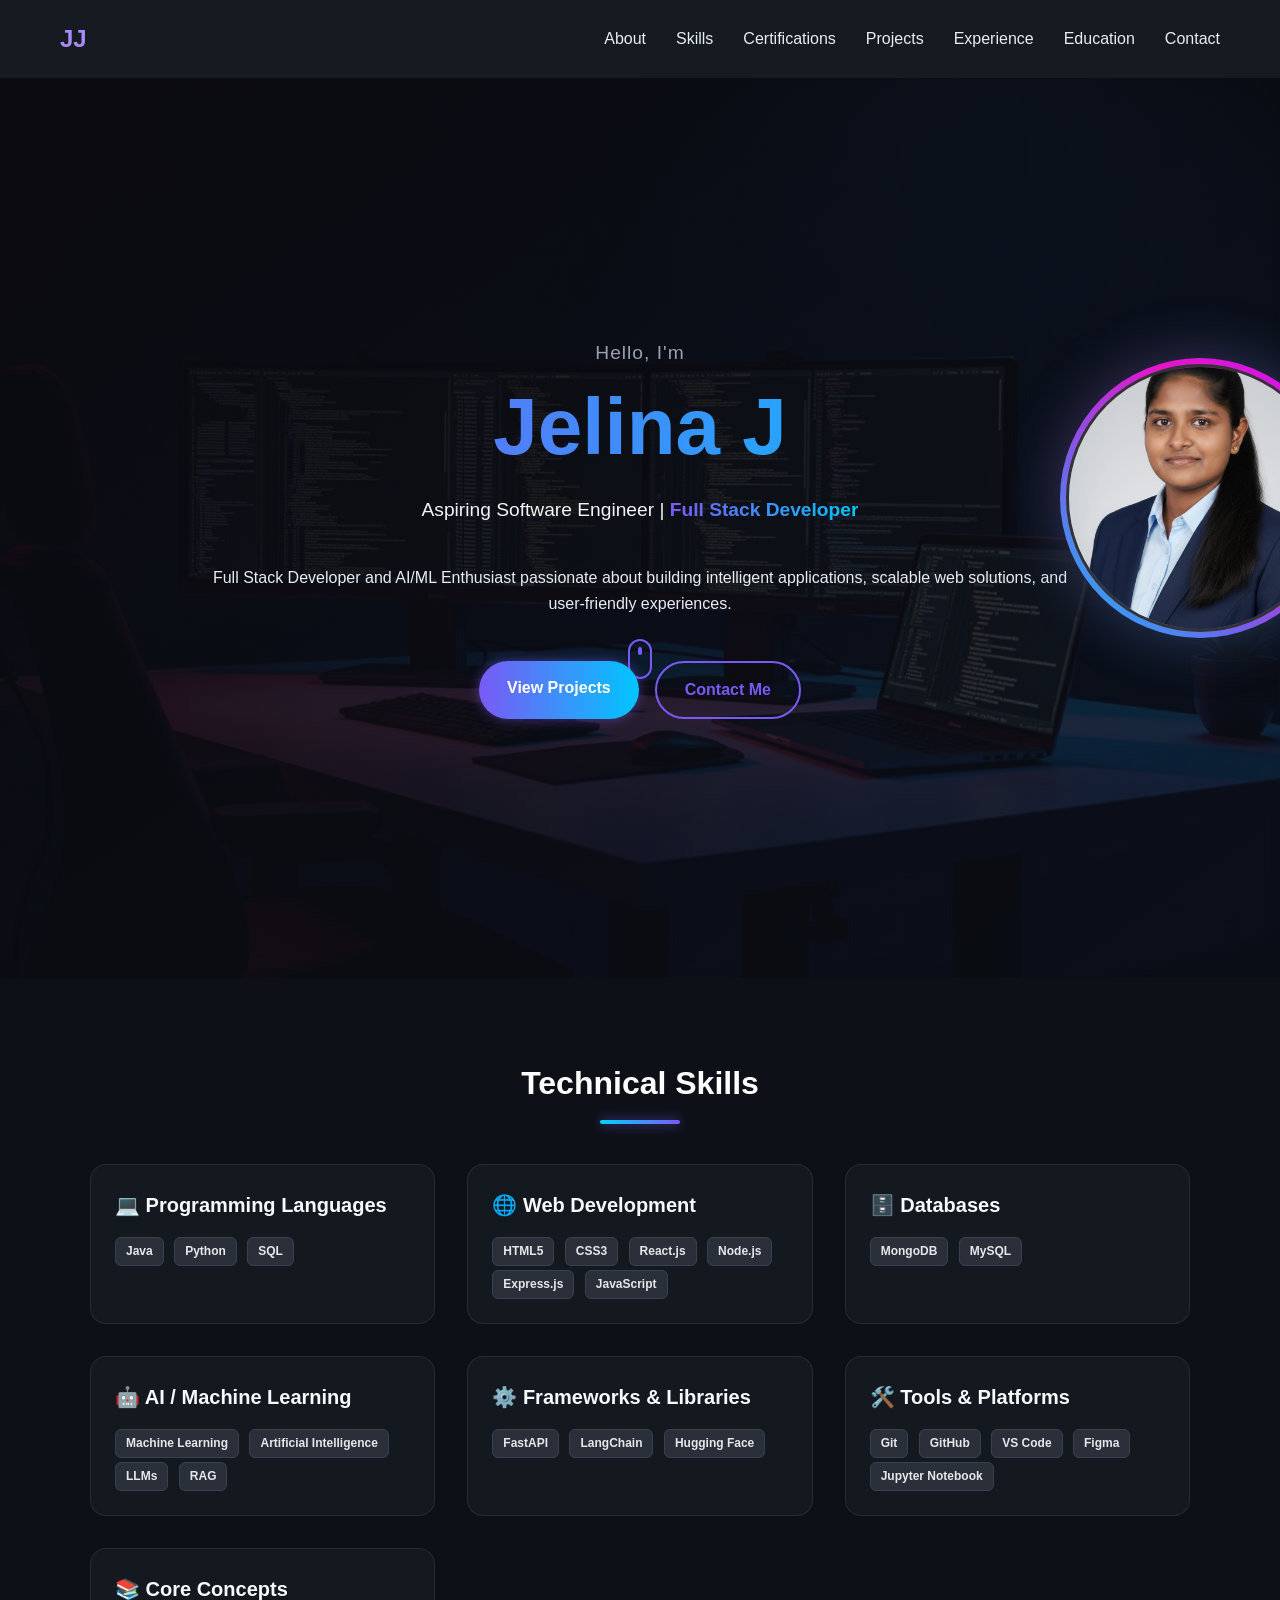
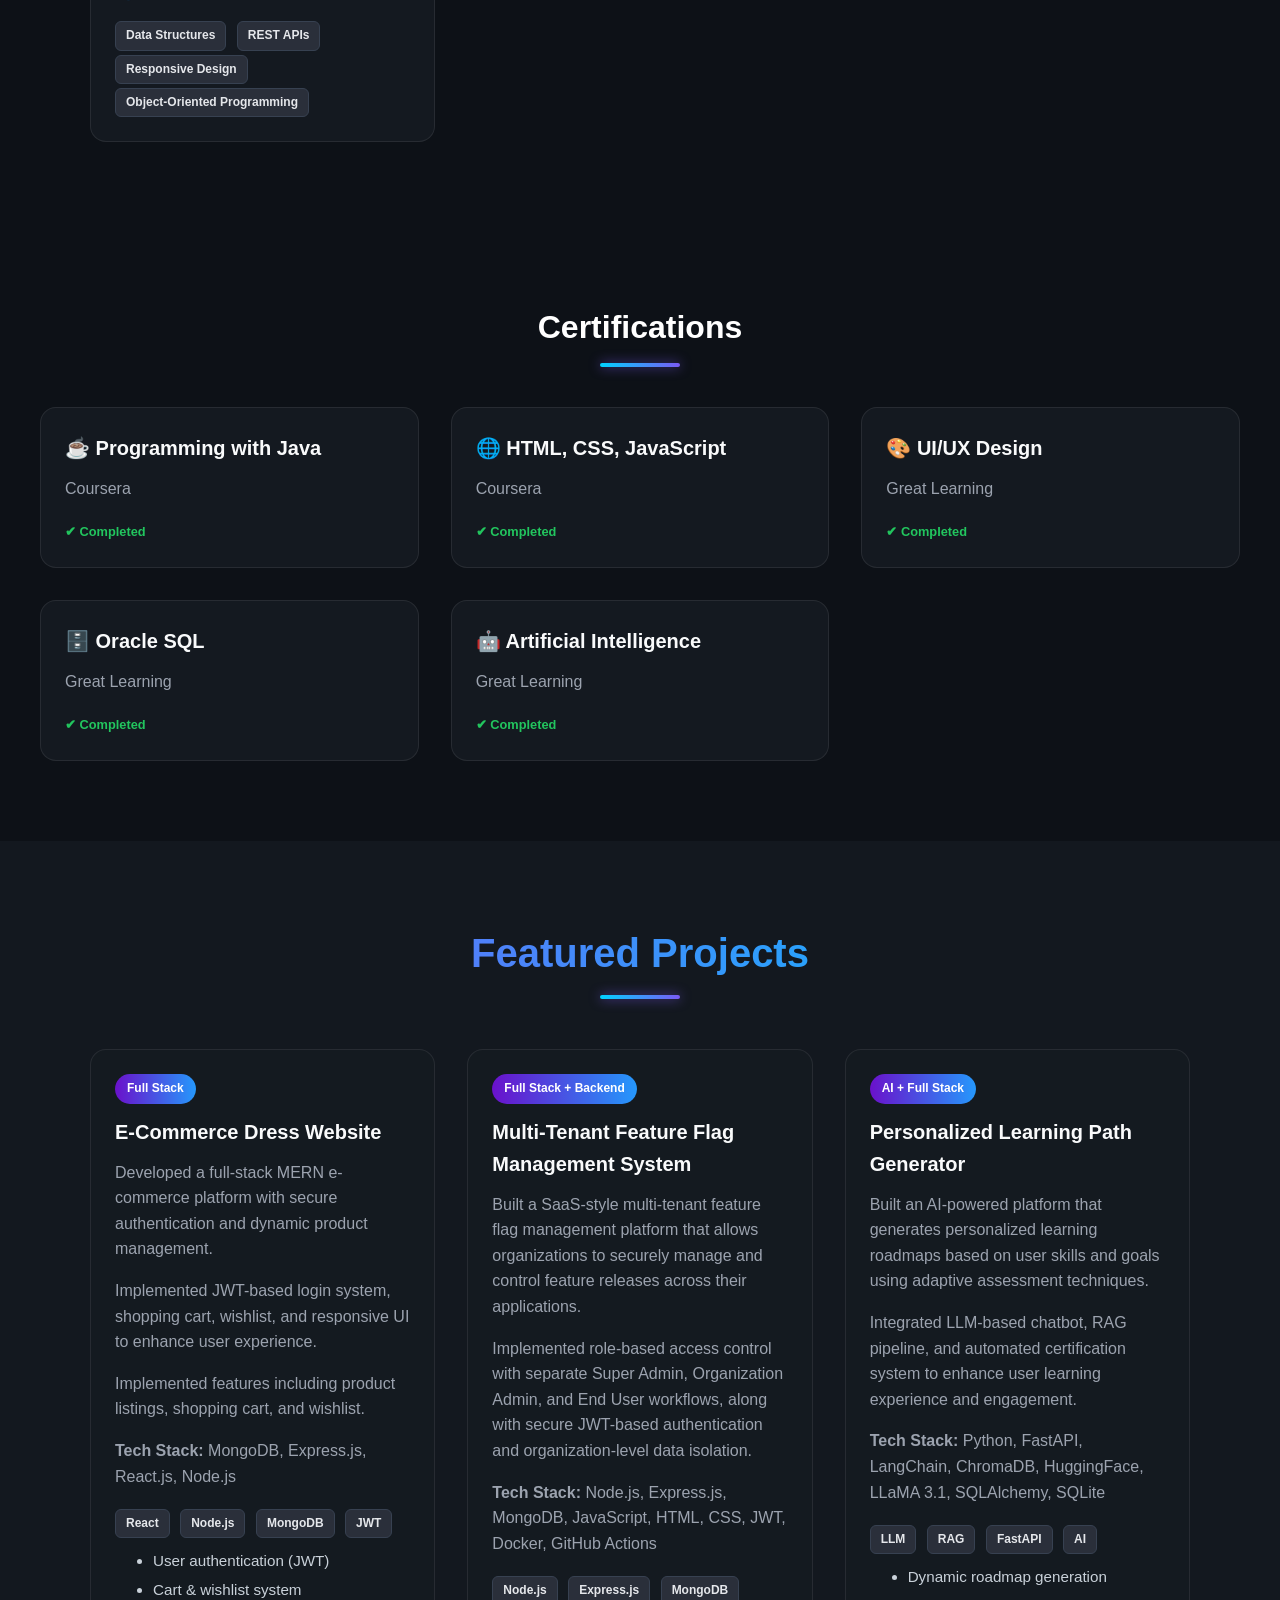
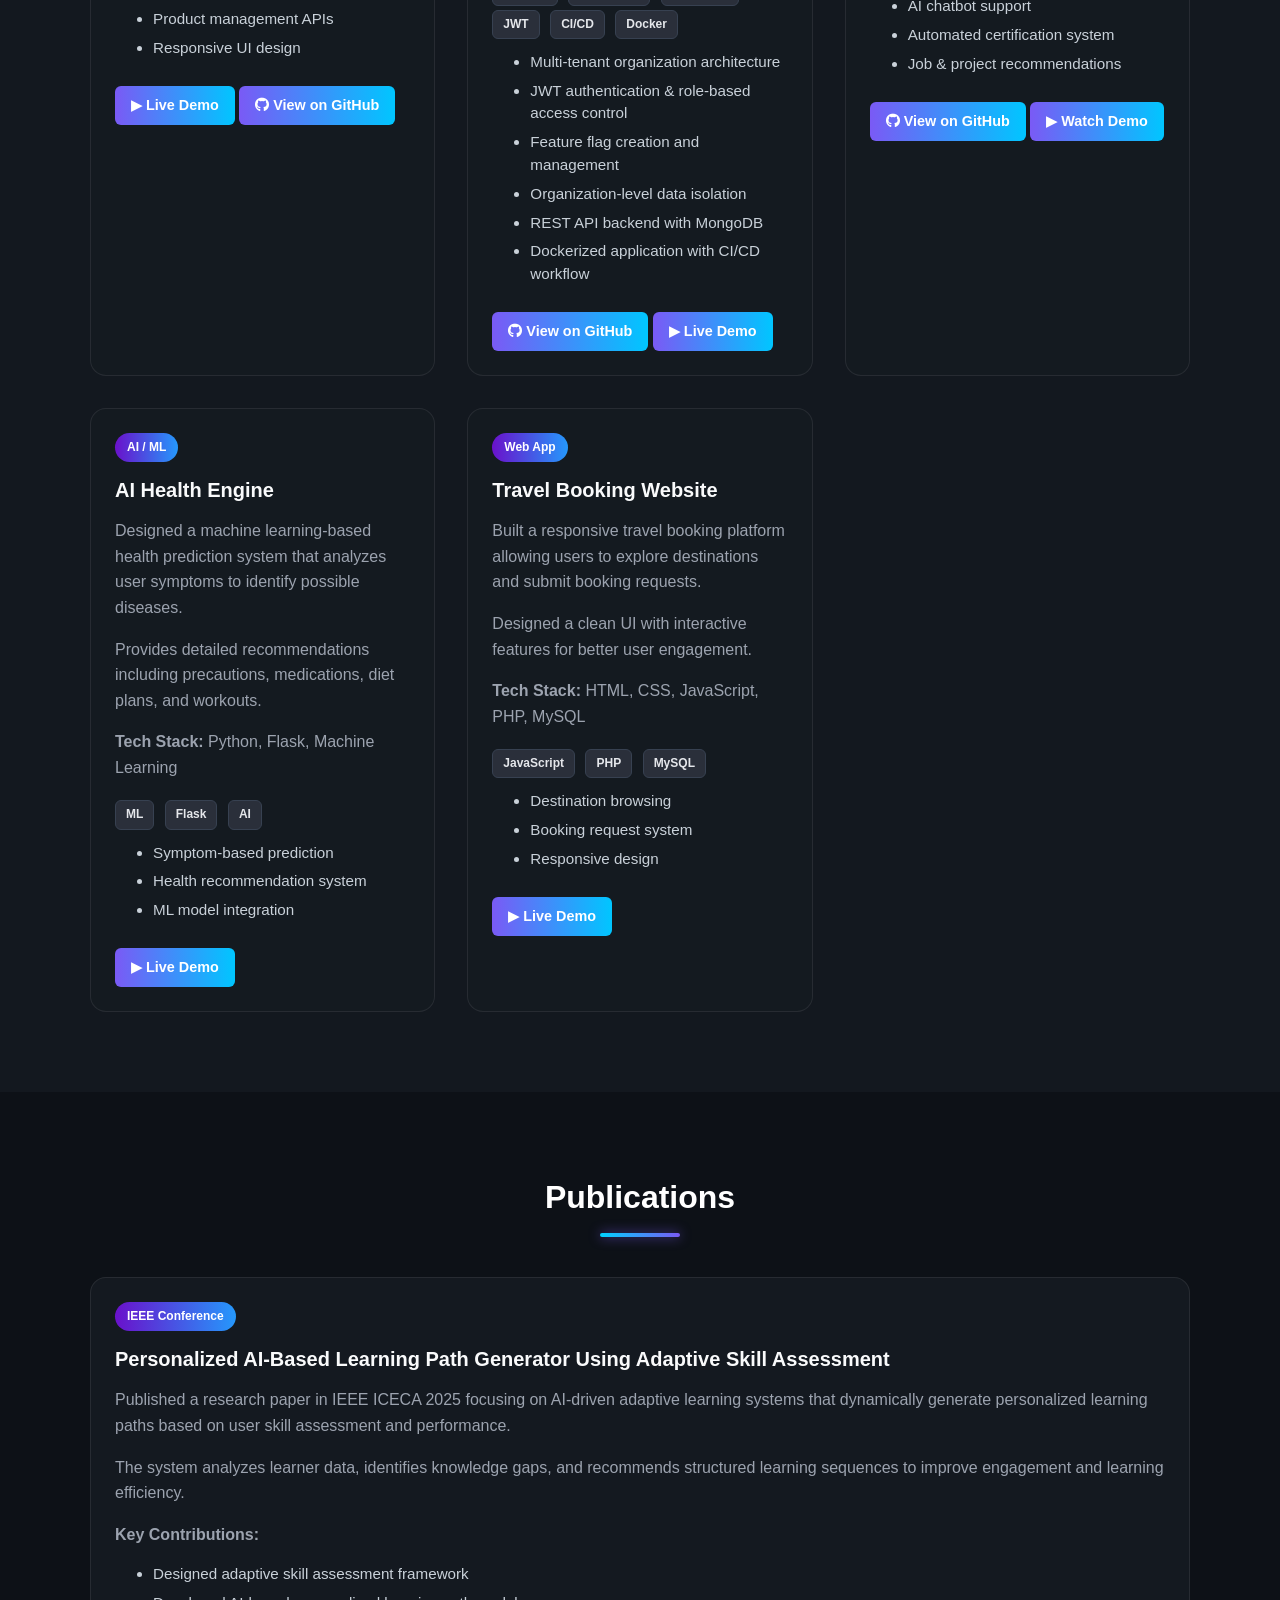
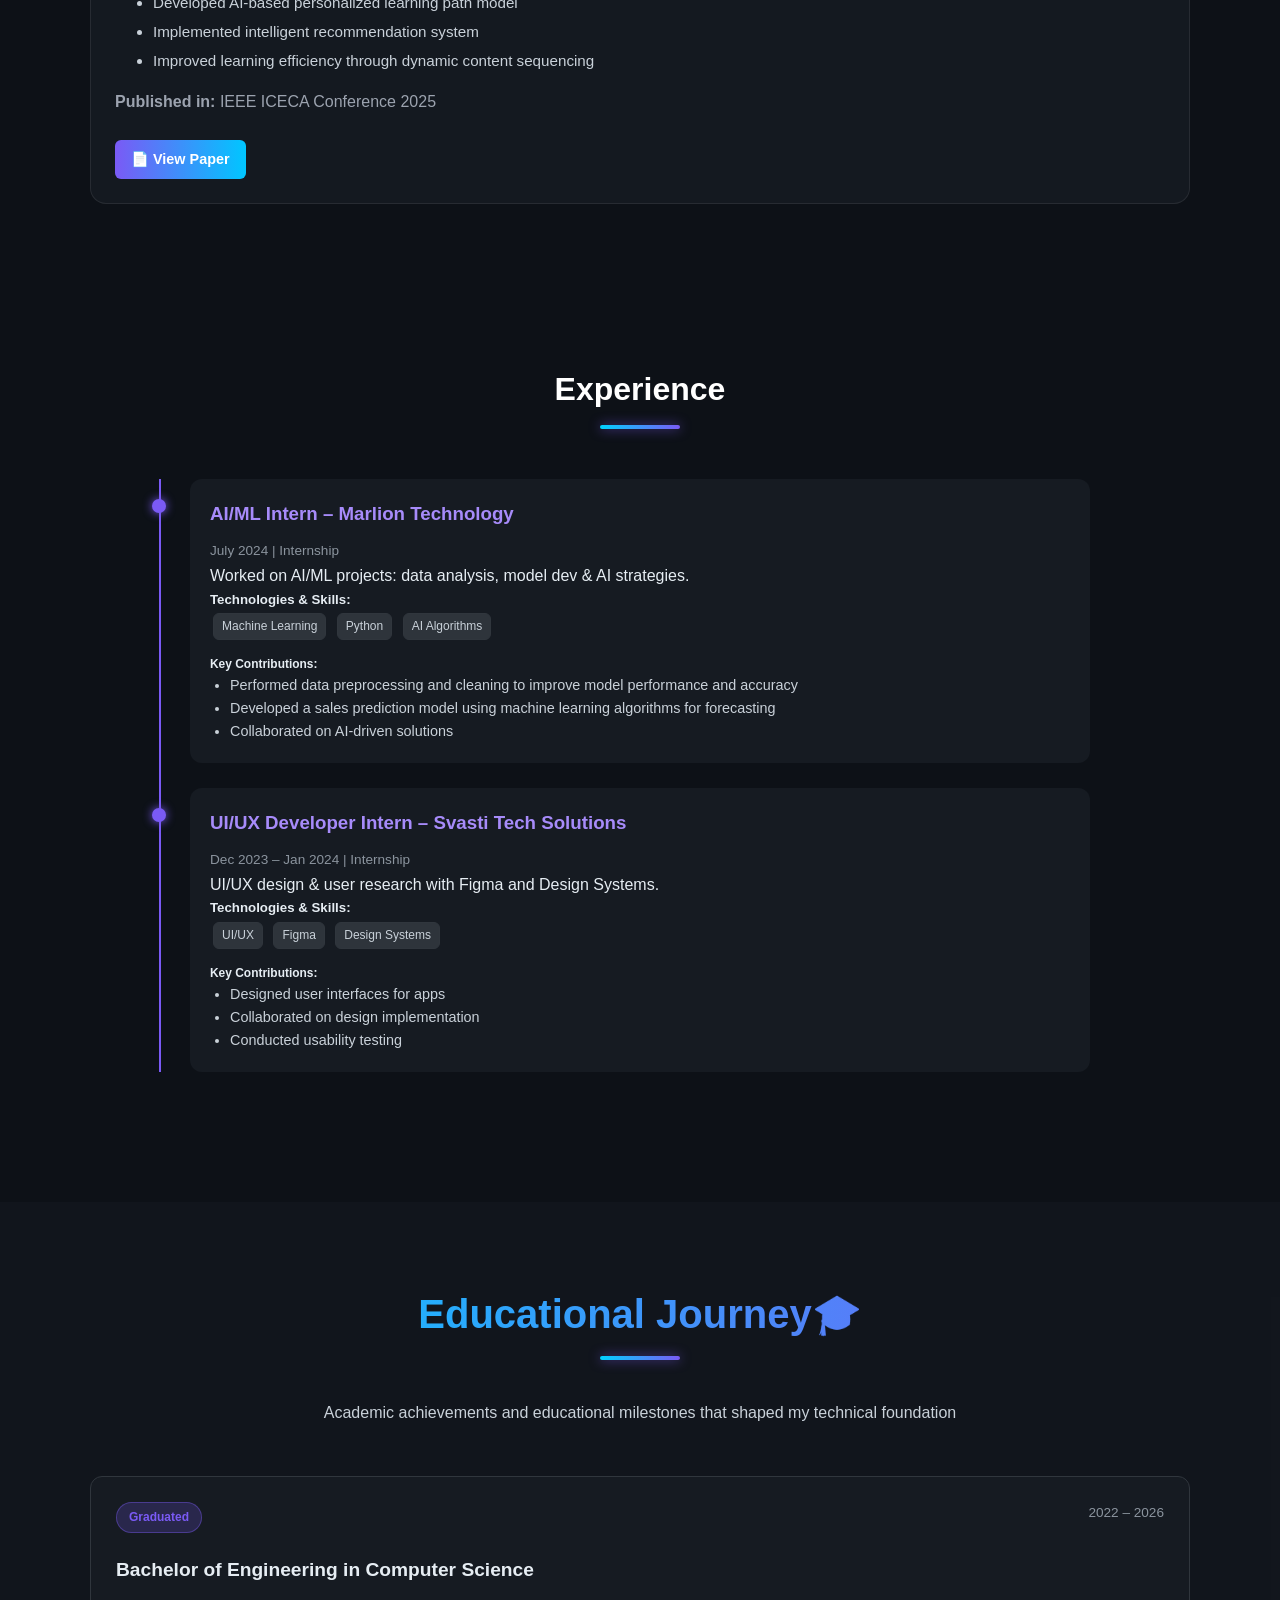
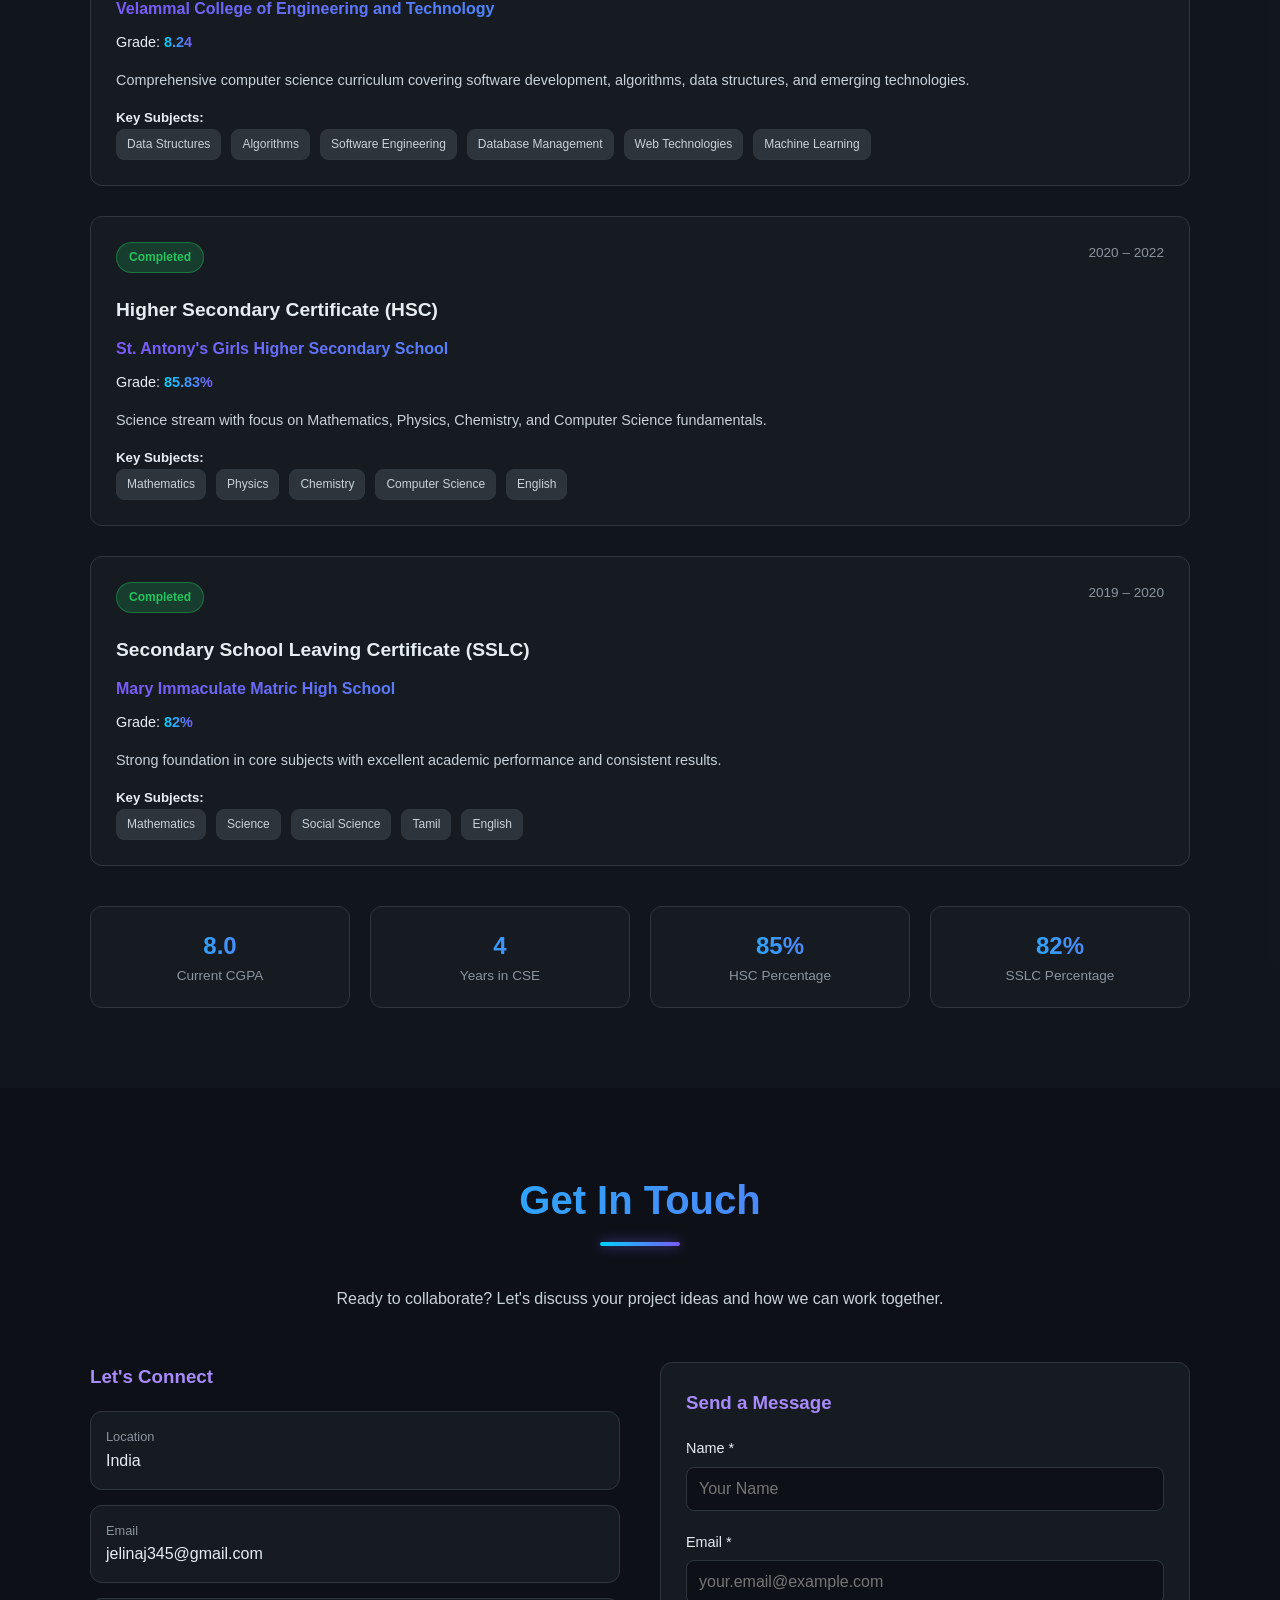
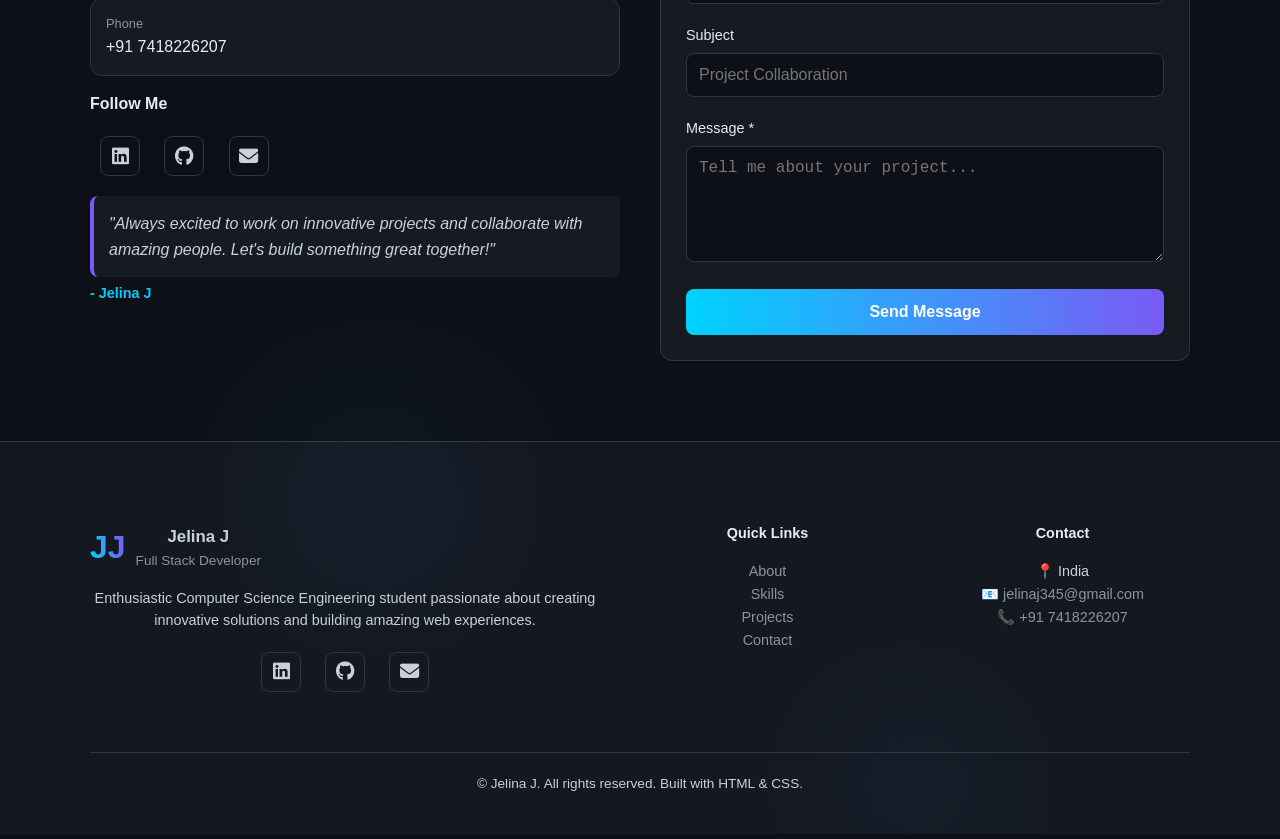
<file: index.html>
<!DOCTYPE html>
<html lang="en">

<head>
  <meta charset="UTF-8">
  <meta name="viewport" content="width=device-width, initial-scale=1.0">
  <title>Jelina J | Portfolio</title>
  <link rel="stylesheet" href="https://cdnjs.cloudflare.com/ajax/libs/font-awesome/6.4.0/css/all.min.css">
  <link rel="stylesheet" href="style.css">

</head>

<body>
  <!-- Navbar -->
  <nav>
    <h1>JJ</h1>
    <div class="menu-toggle" id="menu-toggle">
      <i class="fas fa-bars"></i>
    </div>

    <ul class="nav-links" id="nav-links">
      <li><a href="#about">About</a></li>
      <li><a href="#skills">Skills</a></li>
      <li><a href="#certifications">Certifications</a></li>
      <li><a href="#projects">Projects</a></li>
      <li><a href="#experience">Experience</a></li>
      <li><a href="#education">Education</a></li>
      <li><a href="#contact">Contact</a></li>
    </ul>
  </nav>

  <!-- Hero -->
  <section class="hero-section">
    <!-- Background Image Overlay -->
    <div class="hero-bg"></div>
    <div class="hero-overlay"></div>

    <!-- Content -->
    <div class="hero-content">
      <p class="hero-greeting">Hello, I'm</p>
      <h1 class="hero-name">Jelina J</h1>
      <p class="hero-tagline">
        Aspiring Software Engineer |
        <span class="gradient-text">Full Stack Developer</span>
      </p>
      <p class="hero-description">
        Full Stack Developer and AI/ML Enthusiast passionate about building
        intelligent applications, scalable web solutions, and user-friendly experiences.
      </p>

      <!-- Buttons -->
      <div class="hero-buttons">
        <a href="#projects" class="btn primary">View Projects</a>
        <a href="#contact" class="btn outline">Contact Me</a>
      </div>
      <div class="hero-image">
        <div class="glow"></div>
        <img src="LinkedIn photo.jpeg" alt="Profile">
      </div>

      <!-- Scroll Indicator -->
      <div class="scroll-indicator">
        <div class="mouse">
          <div class="wheel"></div>
        </div>
      </div>
    </div>
  </section>

  <!-- Skills-->

  <section id="skills">
    <div class="container">
      <h2>Technical Skills</h2>

      <div class="card-grid">

        <!-- Programming -->
        <div class="card">
          <h3>💻 Programming Languages</h3>
          <div class="tags">
            <span class="tag">Java</span>
            <span class="tag">Python</span>
            <span class="tag">SQL</span>
          </div>
        </div>

        <!-- Web -->
        <div class="card">
          <h3>🌐 Web Development</h3>
          <div class="tags">
            <span class="tag">HTML5</span>
            <span class="tag">CSS3</span>
            <span class="tag">React.js</span>
            <span class="tag">Node.js</span>
            <span class="tag">Express.js</span>
            <span class="tag">JavaScript</span>

          </div>
        </div>

        <!-- Database -->
        <div class="card">
          <h3>🗄️ Databases</h3>
          <div class="tags">
            <span class="tag">MongoDB</span>
            <span class="tag">MySQL</span>
          </div>
        </div>

        <!-- AI/ML -->
        <div class="card">
          <h3>🤖 AI / Machine Learning</h3>
          <div class="tags">
            <span class="tag">Machine Learning</span>
            <span class="tag">Artificial Intelligence</span>
            <span class="tag">LLMs</span>
            <span class="tag">RAG</span>
          </div>
        </div>

        <!-- Frameworks -->
        <div class="card">
          <h3>⚙️ Frameworks & Libraries</h3>
          <div class="tags">
            <span class="tag">FastAPI</span>
            <span class="tag">LangChain</span>
            <span class="tag">Hugging Face</span>
          </div>
        </div>

        <!-- Tools -->
        <div class="card">
          <h3>🛠️ Tools & Platforms</h3>
          <div class="tags">
            <span class="tag">Git</span>
            <span class="tag">GitHub</span>
            <span class="tag">VS Code</span>
            <span class="tag">Figma</span>
            <span class="tag">Jupyter Notebook</span>
          </div>
        </div>

        <!-- Core -->
        <div class="card">
          <h3>📚 Core Concepts</h3>
          <div class="tags">
            <span class="tag">Data Structures</span>
            <span class="tag">REST APIs</span>
            <span class="tag">Responsive Design</span>
            <span class="tag">Object-Oriented Programming</span>
          </div>
        </div>

      </div>
    </div>
  </section>
  <!-- Certifications -->
  <section id="certifications">
    <h2>Certifications</h2>
    <div class="card-grid">
      <div class="card">
        <h3>☕ Programming with Java</h3>
        <p>Coursera</p><span class="cert-badge">✔ Completed</span>
      </div>
      <div class="card">
        <h3>🌐 HTML, CSS, JavaScript</h3>
        <p>Coursera</p><span class="cert-badge">✔ Completed</span>
      </div>
      <div class="card">
        <h3>🎨 UI/UX Design</h3>
        <p>Great Learning</p><span class="cert-badge">✔ Completed</span>
      </div>
      <div class="card">
        <h3>🗄️ Oracle SQL</h3>
        <p>Great Learning</p><span class="cert-badge">✔ Completed</span>
      </div>
      <div class="card">
        <h3>🤖 Artificial Intelligence</h3>
        <p>Great Learning</p><span class="cert-badge">✔ Completed</span>
      </div>
    </div>
  </section>

  <section id="projects">
    <div class="container">
      <h2>Featured Projects</h2>

      <div class="card-grid">
        <!-- Project 1 -->
        <div class="card">
          <span class="badge">Full Stack</span>
          <h3>E-Commerce Dress Website</h3>

          <p>
            Developed a full-stack MERN e-commerce platform with secure authentication
            and dynamic product management.
          </p>

          <p>
            Implemented JWT-based login system, shopping cart, wishlist, and responsive UI
            to enhance user experience.
          </p>
          <p>Implemented features including product listings, shopping cart, and wishlist.</p>

          <p><strong>Tech Stack:</strong> MongoDB, Express.js, React.js, Node.js</p>

          <div class="tags">
            <span class="tag">React</span>
            <span class="tag">Node.js</span>
            <span class="tag">MongoDB</span>
            <span class="tag">JWT</span>
          </div>

          <ul class="highlight-list">
            <li>User authentication (JWT)</li>
            <li>Cart & wishlist system</li>
            <li>Product management APIs</li>
            <li>Responsive UI design</li>
          </ul>

          <a href="https://jelidressshop-2.onrender.com/" target="_blank" class="btn-demo">
            ▶ Live Demo
          </a>
          <a href="https://github.com/JELINA-J/JeliDressShop" target="_blank" class="btn-demo">
            <i class="fab fa-github"></i> View on GitHub
          </a>
        </div>


          <!-- Project 2 -->
          <div class="card">
            <span class="badge">Full Stack + Backend</span>

            <h3>Multi-Tenant Feature Flag Management System</h3>

            <p>
              Built a SaaS-style multi-tenant feature flag management platform that
              allows organizations to securely manage and control feature releases
              across their applications.
            </p>

            <p>
              Implemented role-based access control with separate Super Admin,
              Organization Admin, and End User workflows, along with secure JWT-based
              authentication and organization-level data isolation.
            </p>

            <p>
              <strong>Tech Stack:</strong>
              Node.js, Express.js, MongoDB, JavaScript, HTML, CSS, JWT, Docker, GitHub Actions
            </p>

            <div class="tags">
              <span class="tag">Node.js</span>
              <span class="tag">Express.js</span>
              <span class="tag">MongoDB</span>
              <span class="tag">JWT</span>
              <span class="tag">CI/CD</span>
              <span class="tag">Docker</span>

            </div>

            <ul class="highlight-list">
              <li>Multi-tenant organization architecture</li>
              <li>JWT authentication & role-based access control</li>
              <li>Feature flag creation and management</li>
              <li>Organization-level data isolation</li>
              <li>REST API backend with MongoDB</li>
              <li>Dockerized application with CI/CD workflow</li>
            </ul>

            <a href="https://github.com/JELINA-J/multi-tenant-feature-flag-system" target="_blank" class="btn-demo">
              <i class="fab fa-github"></i> View on GitHub
            </a>
            <a href="https://multi-tenant-feature-flag-system-513c.onrender.com/" target="_blank" class="btn-demo">
              ▶ Live Demo
            </a>
          </div>


          <!-- Project 3-->
          <div class="card">
            <span class="badge">AI + Full Stack</span>
            <h3>Personalized Learning Path Generator</h3>

            <p>
              Built an AI-powered platform that generates personalized learning roadmaps
              based on user skills and goals using adaptive assessment techniques.
            </p>

            <p>
              Integrated LLM-based chatbot, RAG pipeline, and automated certification system
              to enhance user learning experience and engagement.
            </p>

            <p><strong>Tech Stack:</strong> Python, FastAPI, LangChain, ChromaDB, HuggingFace, LLaMA 3.1, SQLAlchemy,
              SQLite</p>

            <div class="tags">
              <span class="tag">LLM</span>
              <span class="tag">RAG</span>
              <span class="tag">FastAPI</span>
              <span class="tag">AI</span>
            </div>

            <ul class="highlight-list">
              <li>Dynamic roadmap generation</li>
              <li>AI chatbot support</li>
              <li>Automated certification system</li>
              <li>Job & project recommendations</li>
            </ul>
            <a href="https://github.com/JELINA-J/Personalized-AI-based-path-generator-using-adaptive-skill-assesment"
              target="_blank" class="btn-demo">
              <i class="fab fa-github"></i> View on GitHub
            </a>
            <a href="https://drive.google.com/file/d/1ITFl99i9QDz4KUVihZrPHaZE8V5tZAc3/view?usp=drive_link"
              class="btn-demo">▶ Watch Demo</a>
          </div>


          <!-- Project 4 -->
          <div class="card">
            <span class="badge">AI / ML</span>
            <h3>AI Health Engine</h3>

            <p>
              Designed a machine learning-based health prediction system that analyzes
              user symptoms to identify possible diseases.
            </p>

            <p>
              Provides detailed recommendations including precautions, medications,
              diet plans, and workouts.
            </p>

            <p><strong>Tech Stack:</strong> Python, Flask, Machine Learning</p>

            <div class="tags">
              <span class="tag">ML</span>
              <span class="tag">Flask</span>
              <span class="tag">AI</span>
            </div>

            <ul class="highlight-list">
              <li>Symptom-based prediction</li>
              <li>Health recommendation system</li>
              <li>ML model integration</li>
            </ul>

            <a href="https://ai-health-engine-2uuu.onrender.com/" target="_blank" class="btn-demo">
              ▶ Live Demo
            </a>
          </div>

          <!-- Project 5 -->
          <div class="card">
            <span class="badge">Web App</span>
            <h3>Travel Booking Website</h3>

            <p>
              Built a responsive travel booking platform allowing users to explore
              destinations and submit booking requests.
            </p>

            <p>
              Designed a clean UI with interactive features for better user engagement.
            </p>

            <p><strong>Tech Stack:</strong> HTML, CSS, JavaScript, PHP, MySQL</p>

            <div class="tags">
              <span class="tag">JavaScript</span>
              <span class="tag">PHP</span>
              <span class="tag">MySQL</span>
            </div>

            <ul class="highlight-list">
              <li>Destination browsing</li>
              <li>Booking request system</li>
              <li>Responsive design</li>
            </ul>

            <a href="https://jelina-j.github.io/TravelSite/" target="_blank" class="btn-demo">
              ▶ Live Demo
            </a>
          </div>

        </div>
      </div>
  </section>

  <section id="publications">
    <div class="container">
      <h2>Publications</h2>

      <div class="card-grid">

        <div class="card">
          <span class="badge">IEEE Conference</span>

          <h3>
            Personalized AI-Based Learning Path Generator Using Adaptive Skill Assessment
          </h3>

          <p>
            Published a research paper in IEEE ICECA 2025 focusing on AI-driven adaptive
            learning systems that dynamically generate personalized learning paths based
            on user skill assessment and performance.
          </p>

          <p>
            The system analyzes learner data, identifies knowledge gaps, and recommends
            structured learning sequences to improve engagement and learning efficiency.
          </p>

          <p>
            <strong>Key Contributions:</strong>
          </p>

          <ul class="highlight-list">
            <li>Designed adaptive skill assessment framework</li>
            <li>Developed AI-based personalized learning path model</li>
            <li>Implemented intelligent recommendation system</li>
            <li>Improved learning efficiency through dynamic content sequencing</li>
          </ul>

          <p>
            <strong>Published in:</strong> IEEE ICECA Conference 2025
          </p>

          <a href="https://ieeexplore.ieee.org/document/11382869/" target="_blank" class="btn-demo">
            📄 View Paper
          </a>
        </div>

      </div>
    </div>
  </section>
  <!-- Modal for Video -->
  <div id="videoModal" class="modal">
    <div class="modal-content">
      <span class="close">&times;</span>
      <video id="modalVideo" controls>
        <source src="" type="video/mp4">
        Your browser does not support HTML5 video.
      </video>
    </div>
  </div>


  <!-- Experience -->
  <section id="experience">
    <h2>Experience</h2>
    <div class="timeline">
      <div class="exp-item">
        <h3>AI/ML Intern – Marlion Technology</h3>
        <span>July 2024 | Internship</span>
        <p>Worked on AI/ML projects: data analysis, model dev & AI strategies.</p>
        <h5 className="text-sm font-semibold text-foreground mb-2">Technologies & Skills:</h5>

        <div class="tag">Machine Learning</div>
        <div class="tag">Python</div>
        <div class="tag">AI Algorithms</div>
        <ul class="achievements">

          <h5 className="text-sm font-semibold text-foreground mb-2">Key Contributions:</h5>

          <li>Performed data preprocessing and cleaning to improve model performance and accuracy</li>
          <li> Developed a sales prediction model using machine learning algorithms for forecasting</li>
          <li>Collaborated on AI-driven solutions</li>
        </ul>
      </div>
      <div class="exp-item">
        <h3>UI/UX Developer Intern – Svasti Tech Solutions</h3>
        <span>Dec 2023 – Jan 2024 | Internship</span>
        <p>UI/UX design & user research with Figma and Design Systems.</p>
        <h5 className="text-sm font-semibold text-foreground mb-2">Technologies & Skills:</h5>

        <div class="tag">UI/UX</div>
        <div class="tag">Figma</div>
        <div class="tag">Design Systems</div>
        <ul class="achievements">

          <h5 className="text-sm font-semibold text-foreground mb-2">Key Contributions:</h5>

          <li>Designed user interfaces for apps</li>
          <li>Collaborated on design implementation</li>
          <li>Conducted usability testing</li>
        </ul>
      </div>
    </div>
  </section>

  <!-- Education -->
  <section id="education">
    <div class="container">
      <!-- Section Header -->
      <div class="section-header">
        <h2>Educational Journey🎓</h2>
        <div class="underline"></div>
        <p>Academic achievements and educational milestones that shaped my technical foundation</p>
      </div>

      <!-- Education Cards -->
      <div class="education-list">
        <!-- BE -->
        <div class="edu-card">
          <div class="edu-header">
            <span class="badge pursuing">Graduated</span>
            <span class="duration">2022 – 2026</span>
          </div>
          <h3>Bachelor of Engineering in Computer Science</h3>
          <h4>Velammal College of Engineering and Technology</h4>
          <p class="grade">Grade: <span>8.24</span></p>
          <p class="desc">
            Comprehensive computer science curriculum covering software development, algorithms, data structures, and
            emerging technologies.
          </p>
          <h5>Key Subjects:</h5>
          <div class="subjects">
            <span>Data Structures</span>
            <span>Algorithms</span>
            <span>Software Engineering</span>
            <span>Database Management</span>
            <span>Web Technologies</span>
            <span>Machine Learning</span>
          </div>
        </div>

        <!-- HSC -->
        <div class="edu-card">
          <div class="edu-header">
            <span class="badge completed">Completed</span>
            <span class="duration">2020 – 2022</span>
          </div>
          <h3>Higher Secondary Certificate (HSC)</h3>
          <h4>St. Antony's Girls Higher Secondary School</h4>
          <p class="grade">Grade: <span>85.83%</span></p>
          <p class="desc">
            Science stream with focus on Mathematics, Physics, Chemistry, and Computer Science fundamentals.
          </p>
          <h5>Key Subjects:</h5>
          <div class="subjects">
            <span>Mathematics</span>
            <span>Physics</span>
            <span>Chemistry</span>
            <span>Computer Science</span>
            <span>English</span>
          </div>
        </div>

        <!-- SSLC -->
        <div class="edu-card">
          <div class="edu-header">
            <span class="badge completed">Completed</span>
            <span class="duration">2019 – 2020</span>
          </div>
          <h3>Secondary School Leaving Certificate (SSLC)</h3>
          <h4>Mary Immaculate Matric High School</h4>
          <p class="grade">Grade: <span>82%</span></p>
          <p class="desc">
            Strong foundation in core subjects with excellent academic performance and consistent results.
          </p>
          <h5>Key Subjects:</h5>
          <div class="subjects">
            <span>Mathematics</span>
            <span>Science</span>
            <span>Social Science</span>
            <span>Tamil</span>
            <span>English</span>
          </div>
        </div>
      </div>

      <!-- Stats -->
      <div class="edu-stats">
        <div class="stat">
          <h3>8.0</h3>
          <p>Current CGPA</p>
        </div>
        <div class="stat">
          <h3>4</h3>
          <p>Years in CSE</p>
        </div>
        <div class="stat">
          <h3>85%</h3>
          <p>HSC Percentage</p>
        </div>
        <div class="stat">
          <h3>82%</h3>
          <p>SSLC Percentage</p>
        </div>
      </div>
    </div>
  </section>


  <!-- Contact -->

  <section id="contact">
    <div class="container">
      <div class="section-header">
        <h2>Get In Touch</h2>
        <p>Ready to collaborate? Let's discuss your project ideas and how we can work together.</p>
      </div>

      <div class="contact-grid">
        <!-- Contact Info -->
        <div class="contact-info">
          <h3>Let's Connect</h3>

          <div class="info-card">
            <span class="icon">📍</span>
            <div>
              <p class="label">Location</p>
              <p class="value">India</p>
            </div>
          </div>

          <div class="info-card">
            <span class="icon">📧</span>
            <div>
              <p class="label">Email</p>
              <p class="value">jelinaj345@gmail.com</p>
            </div>
          </div>

          <div class="info-card">
            <span class="icon">📞</span>
            <div>
              <p class="label">Phone</p>
              <p class="value">+91 7418226207</p>
            </div>
          </div>

          <!-- Socials -->
          <h4>Follow Me</h4>
          <div class="socials">
            <a href="https://linkedin.com/in/jelina-j" target="_blank" title="LinkedIn">
              <i class="fab fa-linkedin"></i>
            </a>
            <a href="https://github.com/JELINA-J" target="_blank" title="GitHub">
              <i class="fab fa-github"></i>
            </a>
            <a href="mailto:jelinaj345@gmail.com" title="Email">
              <i class="fas fa-envelope"></i>
            </a>
          </div>


          <!-- Quote -->
          <blockquote>
            "Always excited to work on innovative projects and collaborate with amazing people.
            Let's build something great together!"
          </blockquote>
          <p class="author">- Jelina J</p>
        </div>

        <!-- Contact Form -->
        <div class="contact-form">
          <h3>Send a Message</h3>
          <form>
            <div class="form-group">
              <label for="name">Name *</label>
              <input type="text" id="name" name="name" placeholder="Your Name" required>
            </div>
            <div class="form-group">
              <label for="email">Email *</label>
              <input type="email" id="email" name="email" placeholder="your.email@example.com" required>
            </div>
            <div class="form-group">
              <label for="subject">Subject</label>
              <input type="text" id="subject" name="subject" placeholder="Project Collaboration">
            </div>
            <div class="form-group">
              <label for="message">Message *</label>
              <textarea id="message" name="message" rows="5" placeholder="Tell me about your project..."
                required></textarea>
            </div>
            <button type="submit">Send Message</button>
          </form>
        </div>
      </div>
    </div>
  </section>



  <!-- Footer -->
  <footer id="footer">
    <div class="container">
      <!-- Main Footer -->
      <div class="footer-grid">
        <!-- Brand Section -->
        <div class="brand">
          <div class="brand-header">
            <div class="logo">JJ</div>
            <div>
              <h3>Jelina J</h3>
              <p class="role">Full Stack Developer</p>
            </div>
          </div>
          <p class="about">
            Enthusiastic Computer Science Engineering student passionate about creating
            innovative solutions and building amazing web experiences.
          </p>
          <div class="socials">
            <a href="https://linkedin.com/in/jelina-j" target="_blank" title="LinkedIn">
              <i class="fab fa-linkedin"></i>
            </a>
            <a href="https://github.com/JELINA-J" target="_blank" title="GitHub">
              <i class="fab fa-github"></i>
            </a>
            <a href="mailto:jelinaj345@gmail.com" title="Email">
              <i class="fas fa-envelope"></i>
            </a>
          </div>

        </div>

        <!-- Quick Links -->
        <div class="quick-links">
          <h4>Quick Links</h4>
          <ul>
            <li><a href="#about">About</a></li>
            <li><a href="#skills">Skills</a></li>
            <li><a href="#projects">Projects</a></li>
            <li><a href="#contact">Contact</a></li>
          </ul>
        </div>

        <!-- Contact Info -->
        <div class="contact">
          <h4>Contact</h4>
          <ul>
            <li>📍 India</li>
            <li>📧 <a href="mailto:jelinaj345@gmail.com">jelinaj345@gmail.com</a></li>
            <li>📞 <a href="tel:+917418226207">+91 7418226207</a></li>
          </ul>
        </div>
      </div>

      <!-- Bottom Section -->
      <div class="footer-bottom">
        <p>© <span id="year"></span> Jelina J. All rights reserved. Built with HTML & CSS.</p>

      </div>

      <!-- Decorative Elements -->
      <div class="circle circle1"></div>
      <div class="circle circle2"></div>
    </div>
  </footer>
  <script>
    const menuToggle = document.getElementById("menu-toggle");
    const navLinks = document.getElementById("nav-links");
    const navItems = document.querySelectorAll(".nav-links a");

    menuToggle.addEventListener("click", () => {
      navLinks.classList.toggle("active");
    });

    navItems.forEach(item => {
      item.addEventListener("click", () => {
        navLinks.classList.remove("active");
      });
    });
  </script>
</body>

</html>
</file>
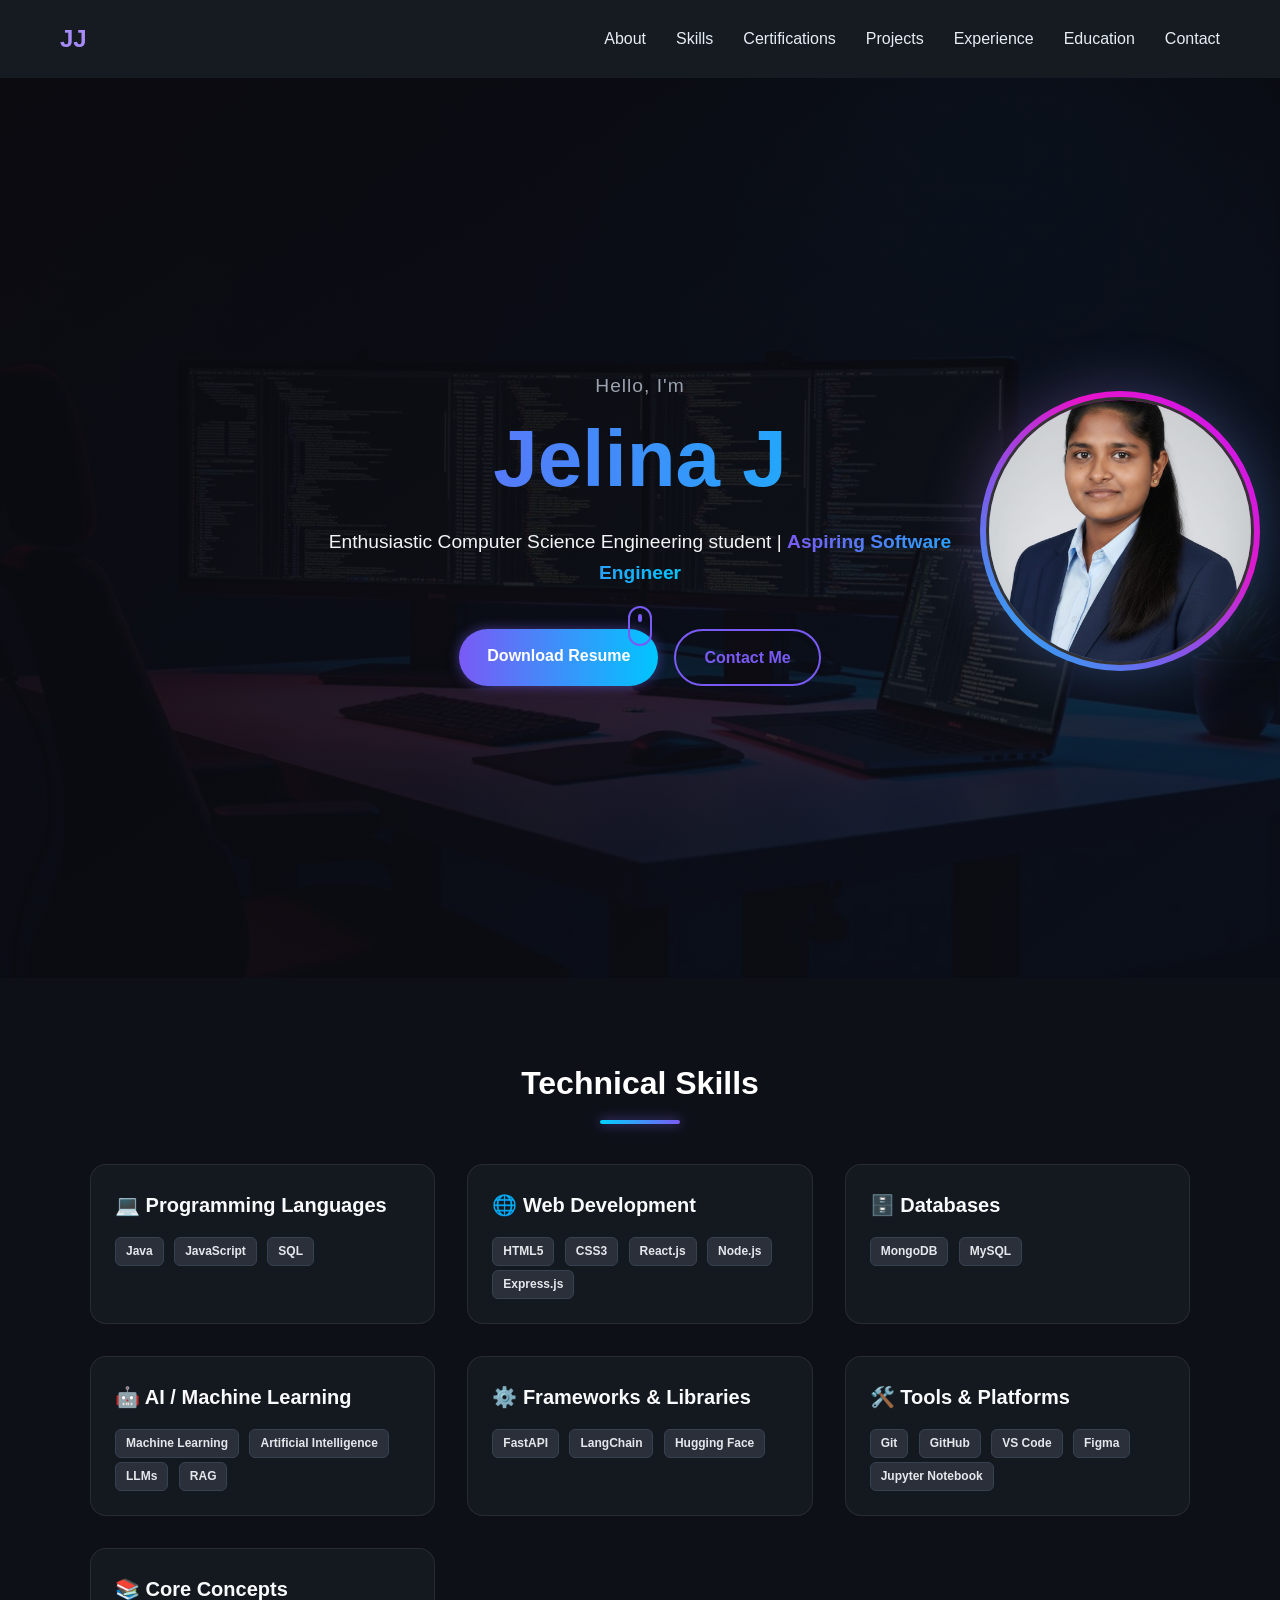
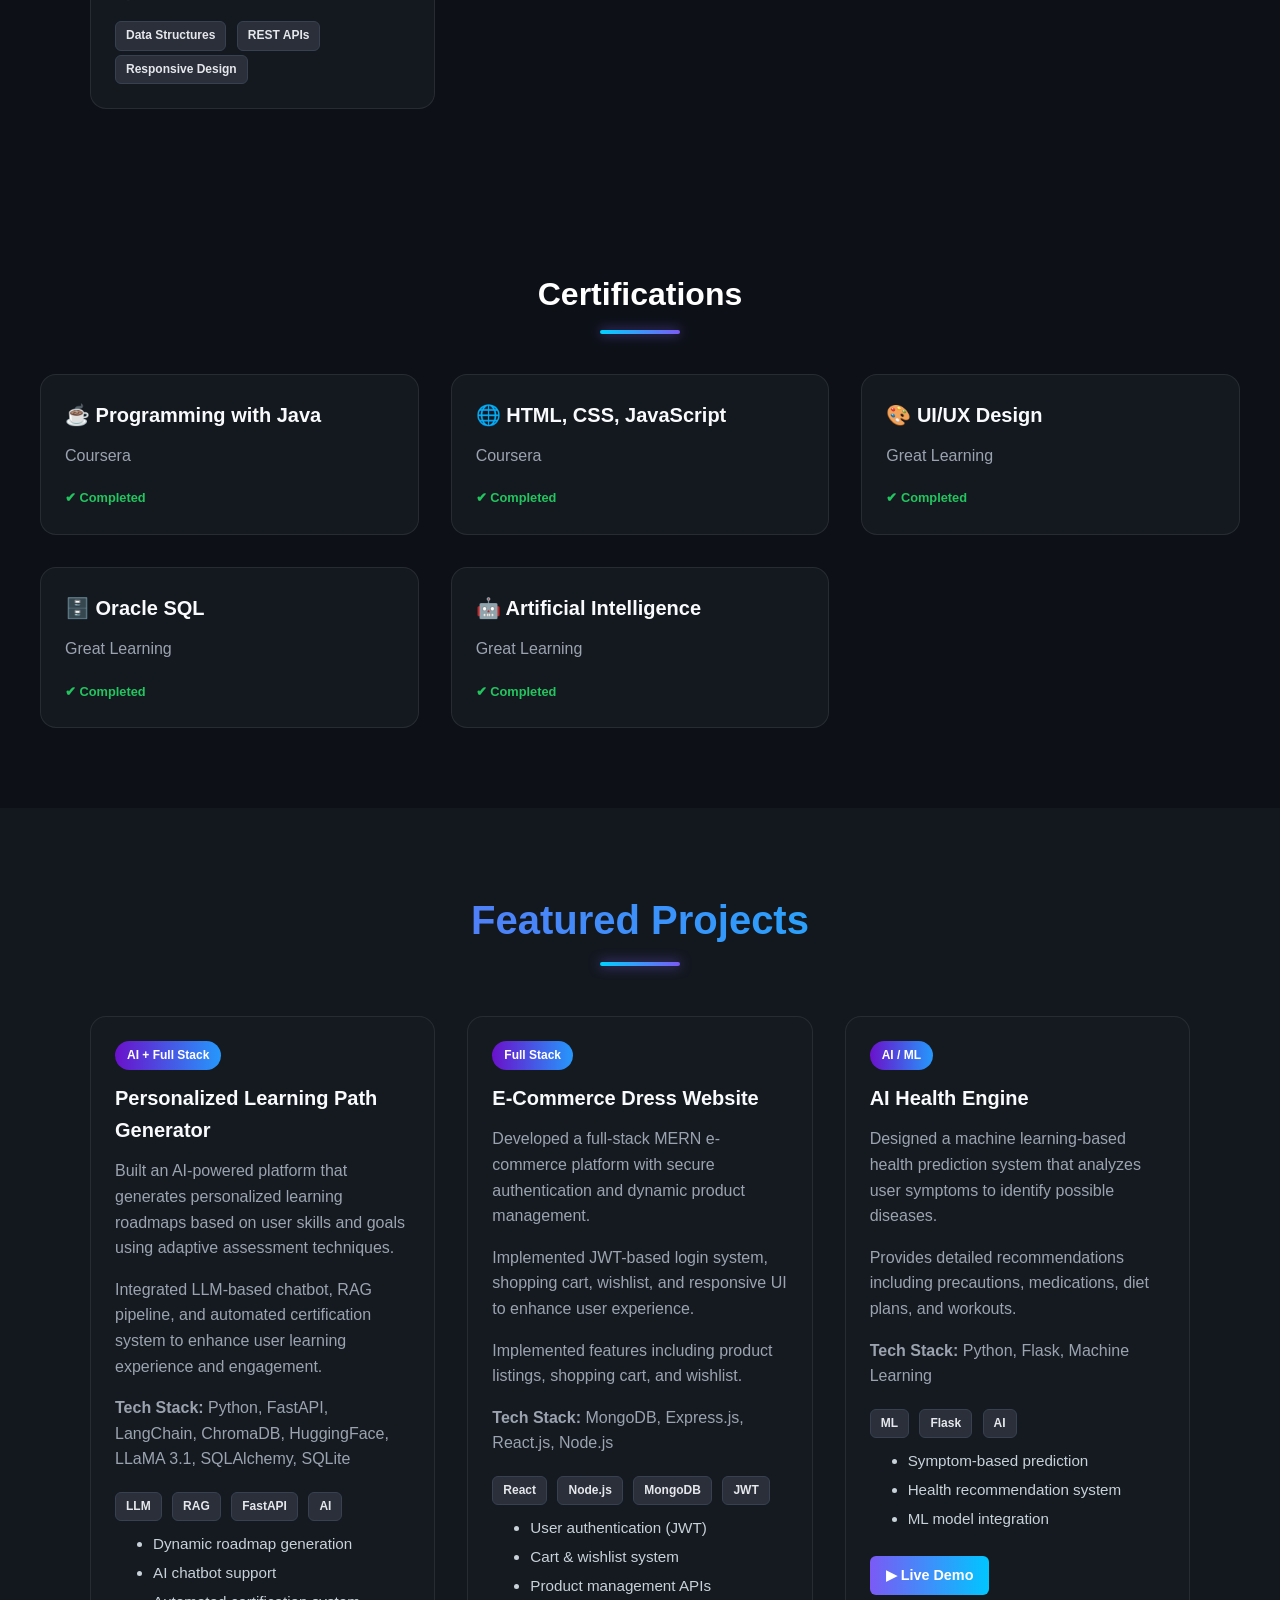
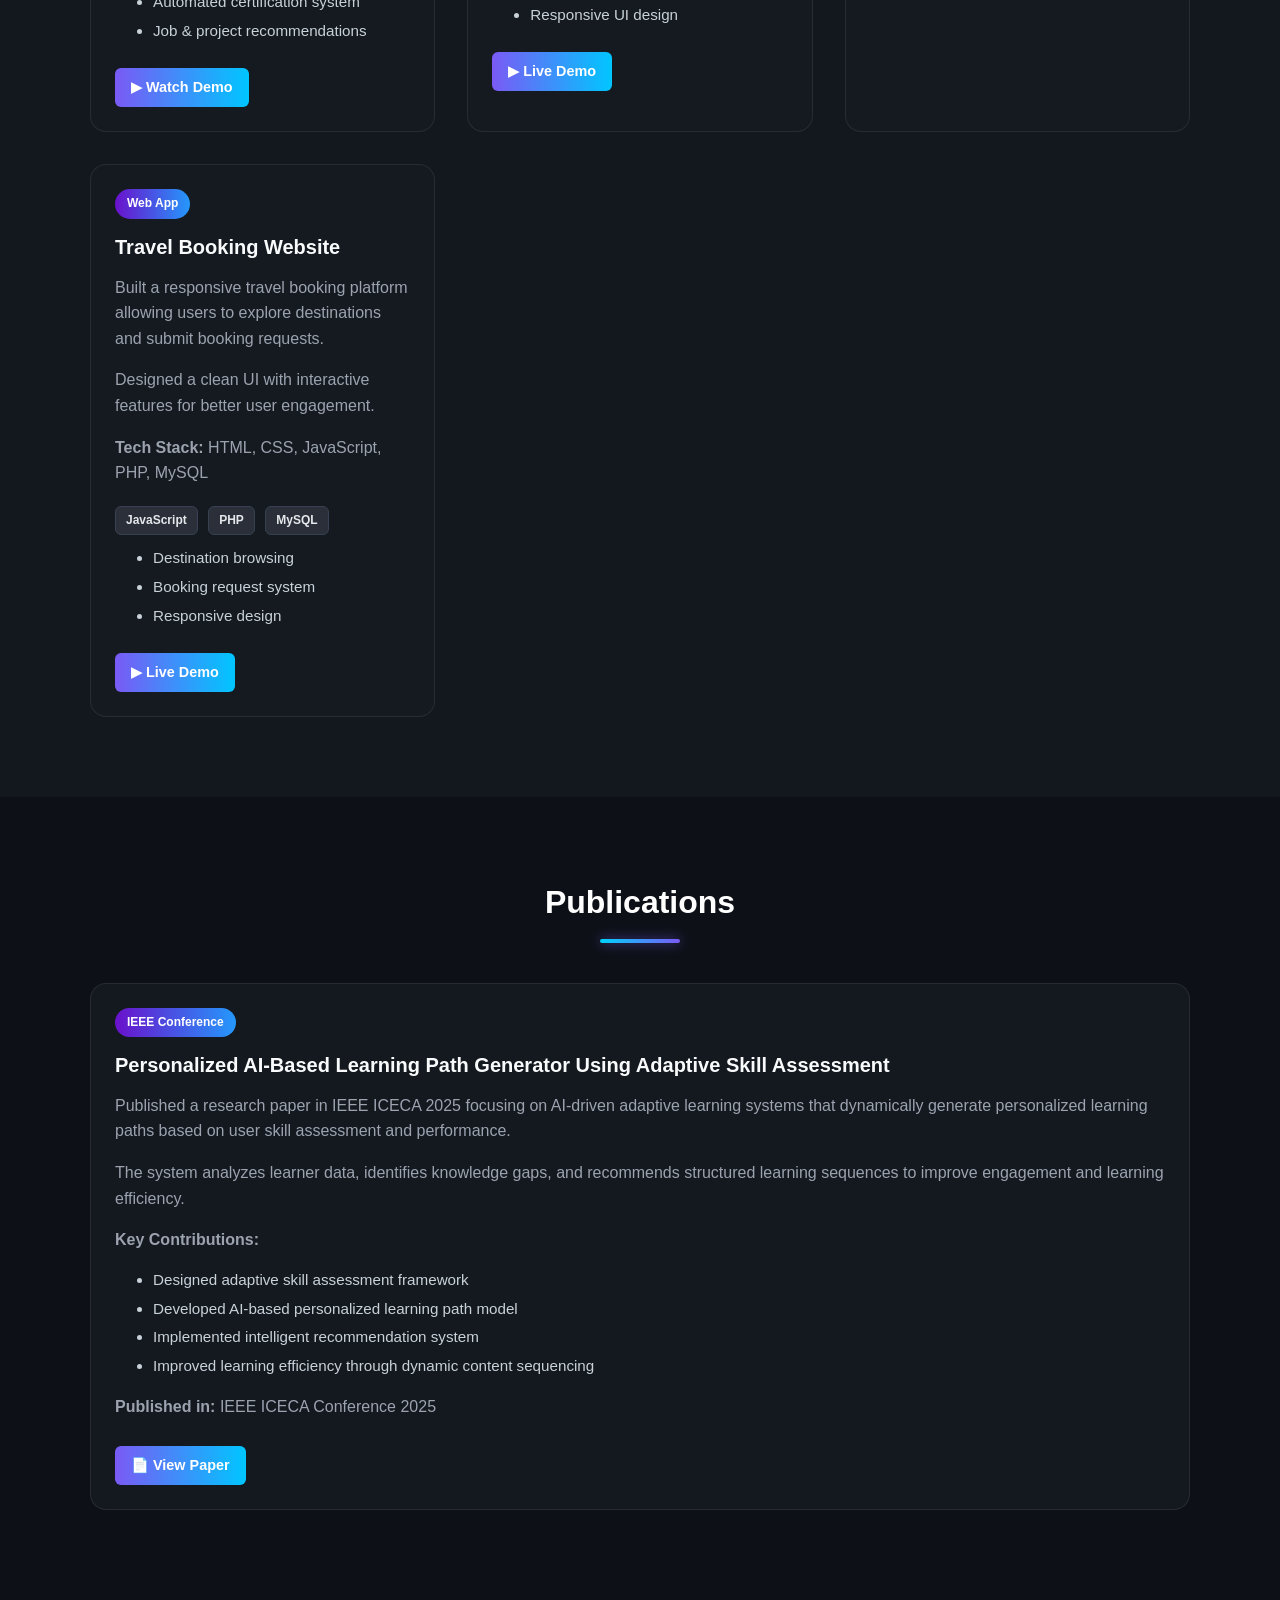
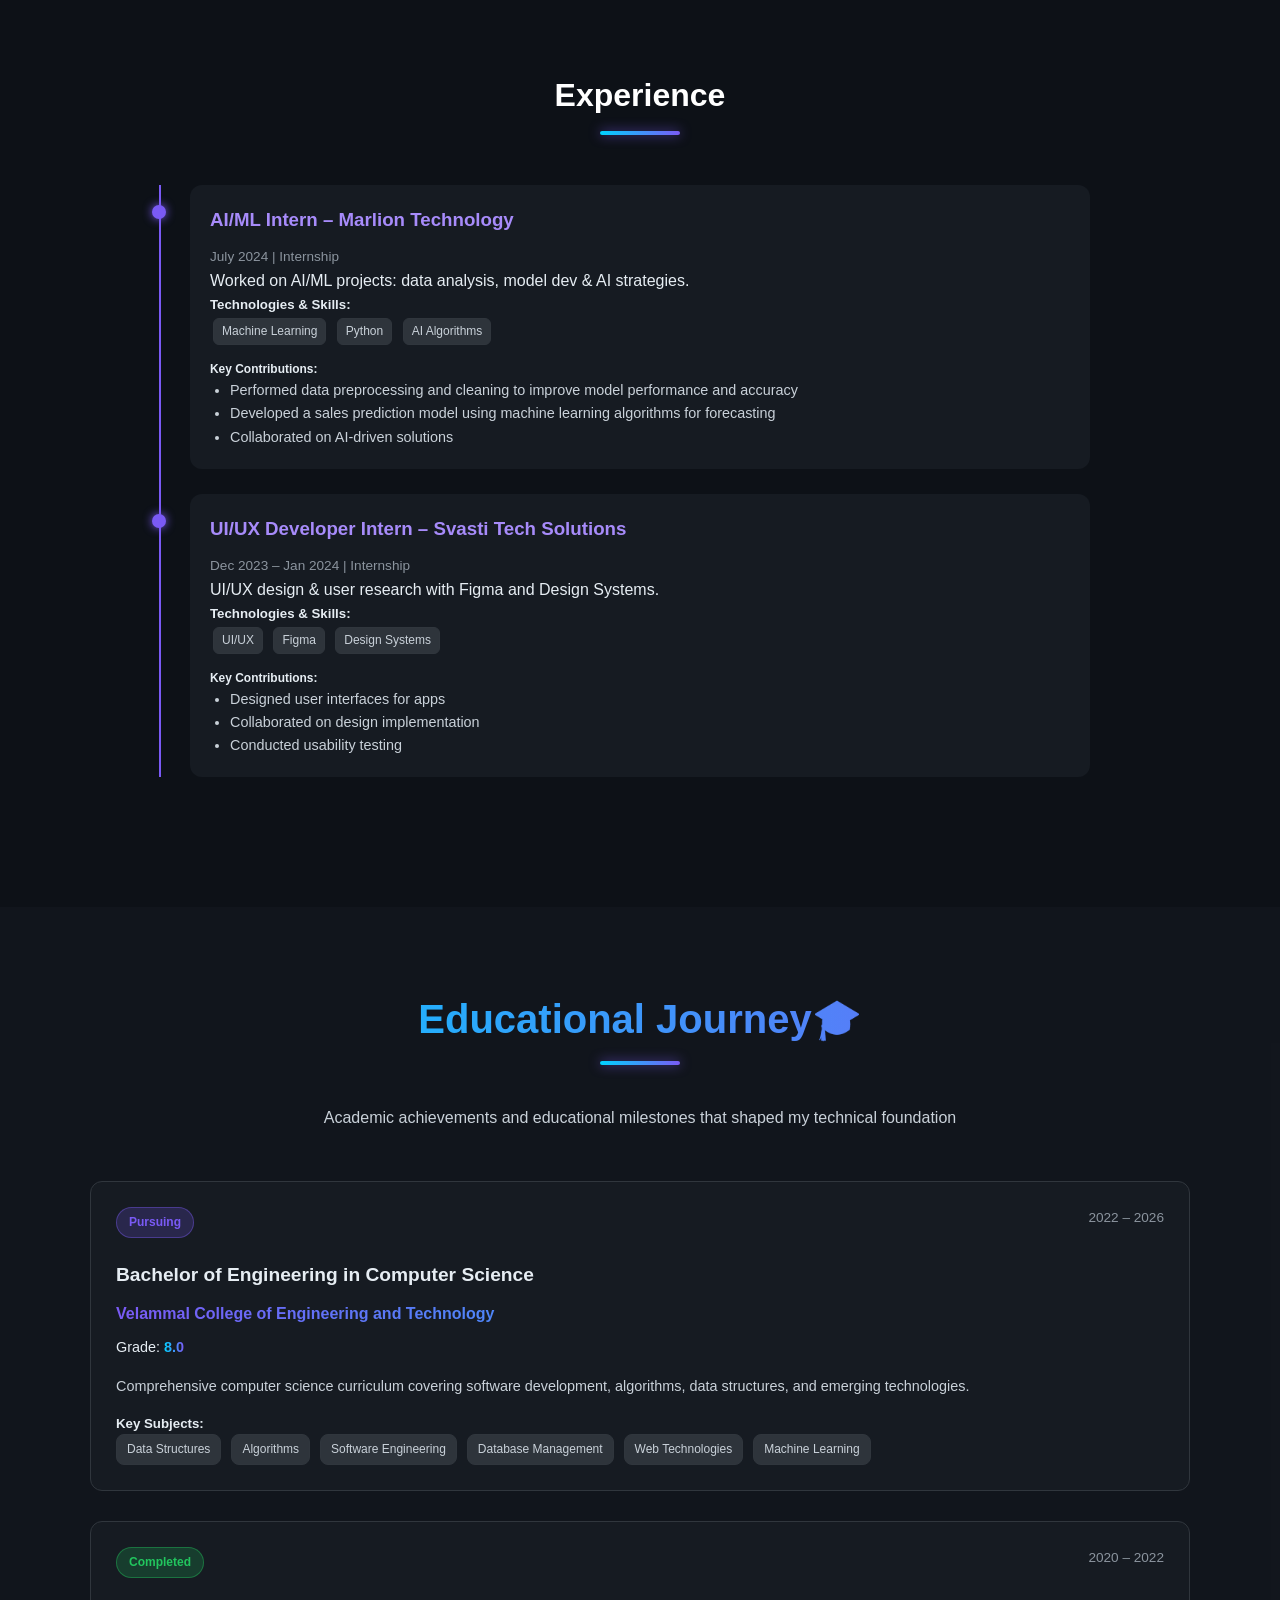
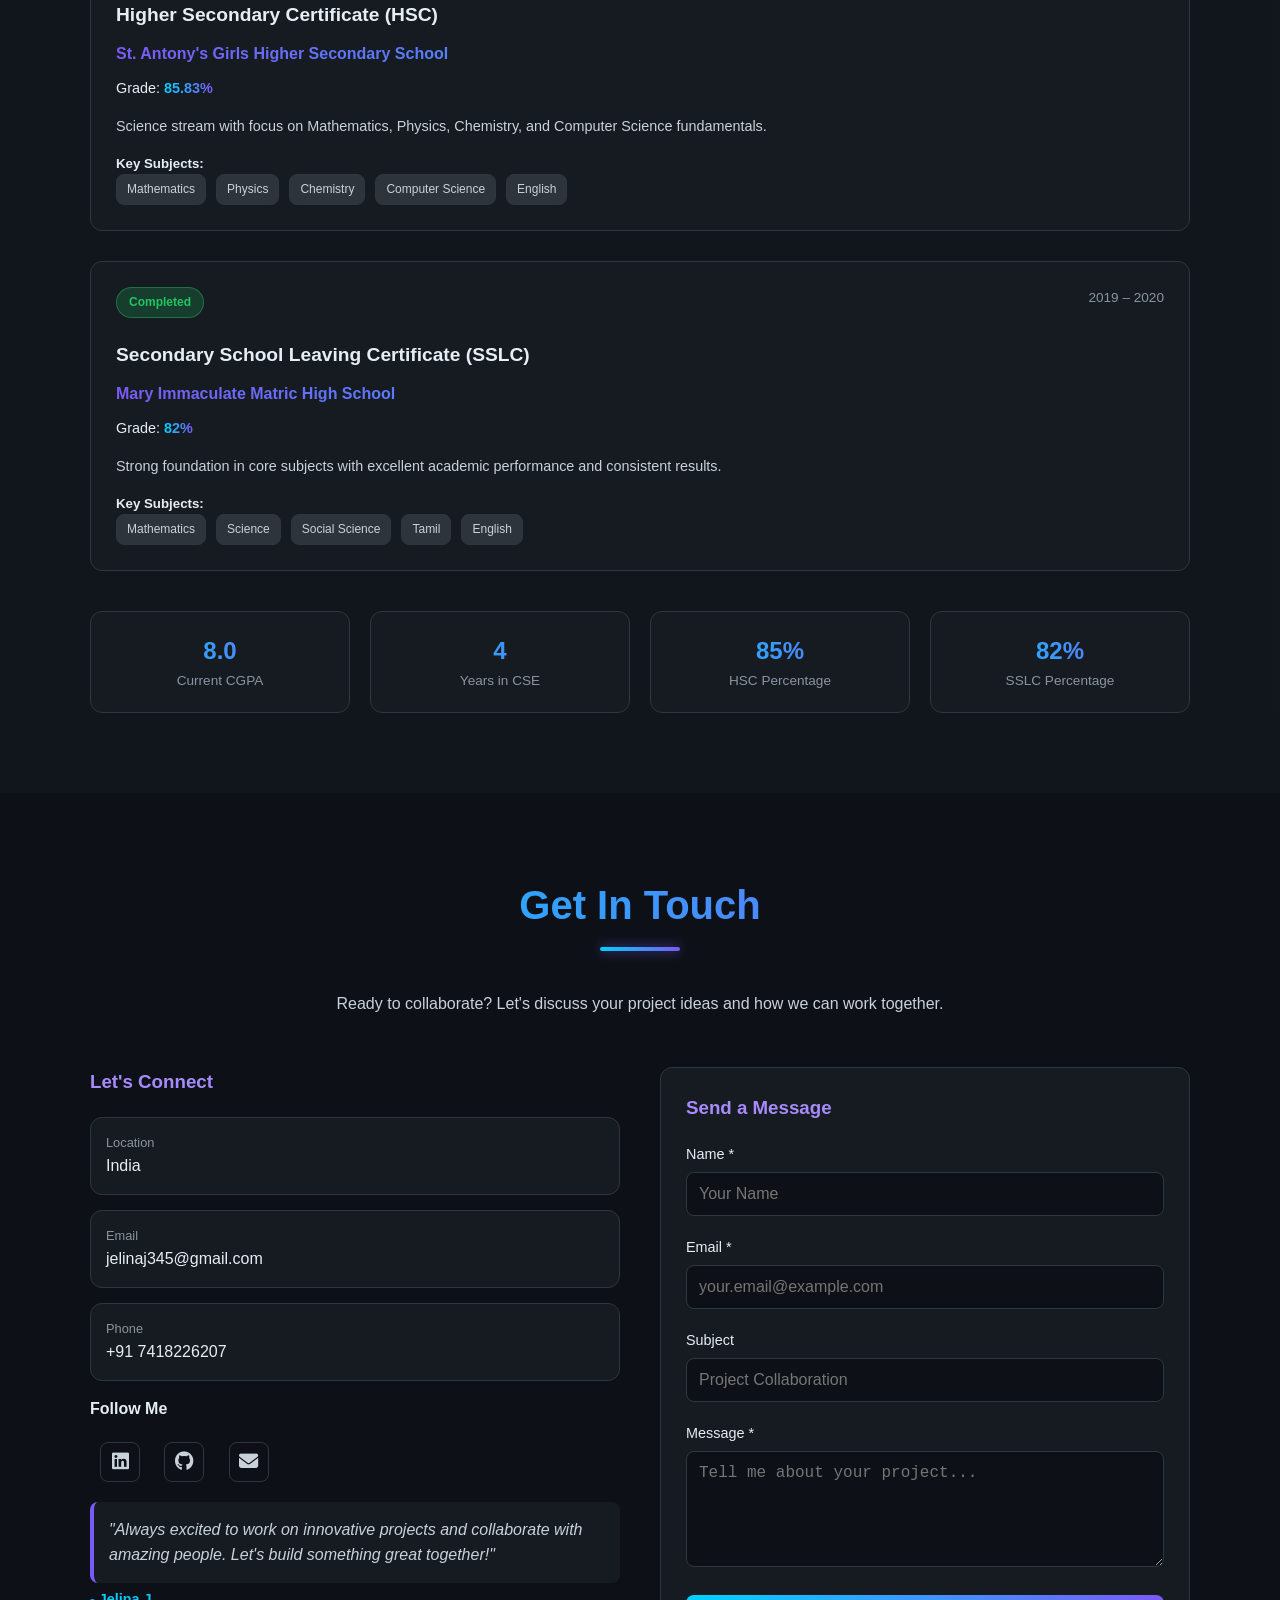
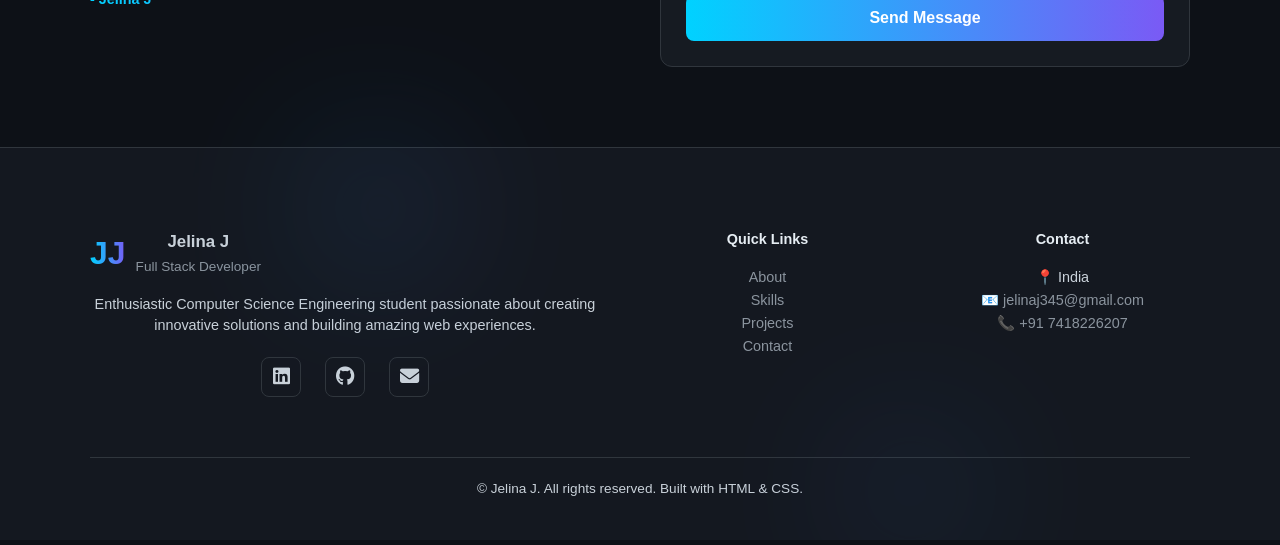
<file: portfolio.html>
<!DOCTYPE html>
<html lang="en">
<head>
  <meta charset="UTF-8">
  <meta name="viewport" content="width=device-width, initial-scale=1.0">
  <title>Jelina J | Portfolio</title>
  <link rel="stylesheet" href="https://cdnjs.cloudflare.com/ajax/libs/font-awesome/6.4.0/css/all.min.css">
  <style>
    /* Base Reset */
    * { margin: 0; padding: 0; box-sizing: border-box; }
    body { font-family: "Poppins", sans-serif; background: #0d1117; color: #e6edf3; line-height: 1.6; }
    a { text-decoration: none; color: inherit; }

    /* Navbar */
    nav { display: flex; justify-content: space-between; align-items: center; padding: 20px 60px; background: #161b22; position: sticky; top: 0; z-index: 100; }
    nav h1 { color: #a78bfa; font-weight: 600; }
    nav ul { list-style: none; display: flex; gap: 25px; }
    nav ul li a { color: #5ce5f7; font-weight: 500; transition: 0.3s; }
    nav ul li a:hover { color: #a78bfa; }

    /* Section */
    section { padding: 80px 20px;  margin: auto; }
    h2 { text-align: center; font-size: 2rem; margin-bottom: 40px; color: #fff; position: relative; }
    h2::after { content: ""; display: block; width: 80px; height: 4px; margin: 10px auto 0; border-radius: 2px; background: linear-gradient(90deg, #00d2ff, #7a5af5); box-shadow: 0 0 12px rgba(122,90,245,0.7); }

    /* Hero */
    .hero { text-align: center; padding: 120px 20px; }
    .hero h1 { font-size: 2.8rem; background: linear-gradient(90deg,#00d2ff,#7a5af5); -webkit-background-clip: text; -webkit-text-fill-color: transparent; }
    .hero p { margin: 15px 0; font-size: 1.2rem; color: #c9d1d9; }
    .hero .btn { display: inline-block; margin: 10px; padding: 12px 24px; border-radius: 25px; background: linear-gradient(90deg,#00d2ff,#7a5af5); color: #fff; font-weight: 500; transition: 0.3s; }
    .hero .btn:hover { transform: scale(1.07); }

    /* Tags */
    .tag { background: #1f2937; border-radius: 20px; padding: 6px 12px; font-size: 0.8rem; color: #e6edf3; }
    .tag:hover { background: linear-gradient(90deg,#00d2ff,#7a5af5); color: #fff; }

    /* Cards */
    .card-grid { display: grid; grid-template-columns: repeat(auto-fit,minmax(280px,1fr)); gap: 25px; }
    .card { background: #161b22; border-radius: 12px; padding: 20px; transition: 0.3s; }
    .card:hover { transform: translateY(-6px); box-shadow: 0 0 18px rgba(122,90,245,0.5); }
    .card h3 { color: #fff; margin-bottom: 10px; }

    /* Certifications */
    .cert-badge { margin-top: 8px; font-size: 0.8rem; font-weight: bold; color: #22c55e; }

    /* Experience Timeline */
.timeline {
  position: relative;
  margin: 50px auto;      /* centers horizontally */
  padding: 0;             /* remove left padding */
  margin-left: auto;
  margin-right: auto;   
  width: 900px;  /* shrink to content */
}

.timeline::before {
  content: "";
  position: absolute;
  top: 0;
  bottom: 0;
  transform: translateX(-50%);
  width: 2px;
  background: #7a5af5;
  left: -30px;
}

    
    .exp-item { background: #161b22; border-radius: 12px; padding: 20px; margin-bottom: 25px; position: relative; max-width: 900px;}
    .exp-item::before { content: ""; position: absolute; left: -38px; top: 20px; width: 14px; height: 14px; border-radius: 50%; background: #7a5af5; box-shadow: 0 0 10px #7a5af5; }
    .exp-item h3 { color: #a78bfa; margin-bottom: 8px; }
    .exp-item span { font-size: 0.85rem; color: #8b949e; }
    .achievements { margin-top: 12px; font-size: 0.9rem; }
    .achievements li { margin-left: 20px; list-style: disc; color: #c9d1d9; }

    /* Education 
    .edu-card { background: #161b22; border-radius: 12px; padding: 20px; margin-bottom: 20px; }
    .edu-card h3 { color: #a78bfa; }
*/
    /* Projects */
    .highlight-list { margin-top: 10px; font-size: 0.85rem; }
    .highlight-list li { margin-left: 20px; list-style: disc; color: #c9d1d9; }

    /* Footer */
    footer { text-align: center; padding: 30px; background: #161b22; font-size: 0.9rem; color: #8b949e; }
    .socials { margin-top: 10px; }
    .socials a { margin: 0 10px; font-size: 1.2rem; transition: 0.3s; }
    .socials a:hover { color: #a78bfa; }
    /* Section Base */
#contact {
  padding: 80px 20px;
  background: #0d1117;
  color: #e6edf3;
}
#contact .container {
  max-width: 1100px;
  margin: auto;
}
.section-header {
  text-align: center;
  margin-bottom: 50px;
}
.section-header h2 {
  font-size: 2.5rem;
  background: linear-gradient(90deg,#00d2ff,#7a5af5);
  -webkit-background-clip: text;
  -webkit-text-fill-color: transparent;
}
.section-header p {
  color: #c9d1d9;
  margin-top: 10px;
}

/* Grid Layout */
.contact-grid {
  display: grid;
  grid-template-columns: 1fr 1fr;
  gap: 40px;
}
@media(max-width: 768px) {
  .contact-grid { grid-template-columns: 1fr; }
}

/* Contact Info */
.contact-info h3 { margin-bottom: 20px; color: #a78bfa; }
.info-card {
  display: flex;
  align-items: center;
  background: #161b22;
  border: 1px solid #30363d;
  padding: 15px;
  border-radius: 12px;
  margin-bottom: 15px;
  transition: 0.3s;
}
.info-card:hover { box-shadow: 0 0 15px rgba(122,90,245,0.5); }
.icon {
  font-size: 1.5rem;
  margin-right: 15px;
}
.label { font-size: 0.8rem; color: #8b949e; }
.value { font-weight: 500; }

.socials { margin: 20px 0; }
.socials a {
  display: inline-block;
  margin-right: 12px;
  font-size: 1.5rem;
  transition: 0.3s;
}
.socials a:hover { transform: scale(1.2); }

blockquote {
  margin-top: 20px;
  font-style: italic;
  color: #c9d1d9;
  background: #161b22;
  padding: 15px;
  border-left: 4px solid #7a5af5;
  border-radius: 8px;
}
.author {
  margin-top: 5px;
  font-size: 0.9rem;
  background: linear-gradient(90deg,#00d2ff,#7a5af5);
  -webkit-background-clip: text;
  -webkit-text-fill-color: transparent;
  font-weight: bold;
}

/* Contact Form */
.contact-form {
  background: #161b22;
  padding: 25px;
  border-radius: 12px;
  border: 1px solid #30363d;
}
.contact-form h3 { margin-bottom: 20px; color: #a78bfa; }
.form-group { margin-bottom: 20px; }
label { display: block; margin-bottom: 6px; font-size: 0.9rem; }
input, textarea {
  width: 100%;
  padding: 12px;
  border-radius: 8px;
  border: 1px solid #30363d;
  background: #0d1117;
  color: #e6edf3;
  font-size: 1rem;
}
input:focus, textarea:focus {
  border-color: #7a5af5;
  outline: none;
  box-shadow: 0 0 6px rgba(122,90,245,0.7);
}
button {
  width: 100%;
  padding: 14px;
  border: none;
  border-radius: 8px;
  font-size: 1rem;
  font-weight: 600;
  cursor: pointer;
  background: linear-gradient(90deg,#00d2ff,#7a5af5);
  color: white;
  transition: 0.3s;
}
button:hover {
  transform: scale(1.05);
  box-shadow: 0 0 15px rgba(122,90,245,0.7);
}
/* Footer Base */
#footer {
  background: rgba(22, 27, 34, 0.8);
  padding: 80px 20px 30px;
  color: #c9d1d9;
  position: relative;
  border-top: 1px solid #30363d;
}
.container {
  max-width: 1100px;
  margin: auto;
}

/* Grid Layout */
.footer-grid {
  display: grid;
  grid-template-columns: 2fr 1fr 1fr;
  gap: 40px;
  margin-bottom: 40px;
}
@media(max-width: 768px) {
  .footer-grid { grid-template-columns: 1fr; }
}

/* Brand Section */
.brand-header {
  display: flex;
  align-items: center;
  margin-bottom: 15px;
}
.logo {
  font-size: 2rem;
  font-weight: bold;
  background: linear-gradient(90deg,#00d2ff,#7a5af5);
  -webkit-background-clip: text;
  -webkit-text-fill-color: transparent;
  margin-right: 10px;
}
.role {
  font-size: 0.85rem;
  color: #8b949e;
}
.about {
  font-size: 0.9rem;
  line-height: 1.5;
  margin-bottom: 15px;
}
.socials a {
  display: inline-block;
  margin-right: 10px;
  font-size: 1.2rem;
  padding: 8px;
  border: 1px solid #30363d;
  border-radius: 8px;
  transition: 0.3s;
}
.socials a:hover {
  background: rgba(122,90,245,0.2);
  border-color: #7a5af5;
  transform: scale(1.1);
}

/* Quick Links */
.quick-links h4,
.contact h4 {
  margin-bottom: 15px;
  color: #e6edf3;
}
.quick-links ul,
.contact ul {
  list-style: none;
  padding: 0;
}
.quick-links a,
.contact a {
  color: #8b949e;
  font-size: 0.9rem;
  transition: 0.3s;
}
.quick-links a:hover,
.contact a:hover {
  color: #7a5af5;
}

/* Bottom Section */
.footer-bottom {
  border-top: 1px solid #30363d;
  padding-top: 20px;
  display: flex;
  flex-direction: column;
  align-items: center;
  justify-content: space-between;
}
.footer-bottom p {
  font-size: 0.85rem;
  margin-bottom: 10px;
  text-align: center;
}
.back-to-top {
  background: #161b22;
  border: 1px solid #30363d;
  padding: 8px 16px;
  border-radius: 8px;
  color: #c9d1d9;
  font-size: 0.85rem;
  cursor: pointer;
  transition: 0.3s;
}
.back-to-top:hover {
  box-shadow: 0 0 12px rgba(122,90,245,0.7);
  transform: scale(1.05);
}

/* Decorative Circles */
.circle {
  position: absolute;
  border-radius: 50%;
  filter: blur(80px);
  opacity: 0.2;
}
.circle1 {
  top: 0;
  left: 25%;
  width: 120px;
  height: 120px;
  background: linear-gradient(90deg,#00d2ff,#7a5af5);
}
.circle2 {
  bottom: 0;
  right: 25%;
  width: 100px;
  height: 100px;
  background: linear-gradient(90deg,#7a5af5,#00d2ff);
}
/* Section Base */
#education {
  background: rgba(22, 27, 34, 0.5);
  padding: 80px 20px;
  color: #e6edf3;
}
#education .container { max-width: 1100px; margin: auto; }

.section-header { text-align: center; margin-bottom: 50px; }
.section-header h2 {
  font-size: 2.5rem;
  background: linear-gradient(90deg,#00d2ff,#7a5af5);
  -webkit-background-clip: text;
  -webkit-text-fill-color: transparent;
}

.section-header p { color: #c9d1d9; }

/* Education Cards */
.education-list {
  display: grid;
  gap: 30px;
}
.edu-card {
  background: #161b22;
  border: 1px solid #30363d;
  border-radius: 12px;
  padding: 25px;
  position: relative;
  transition: 0.3s;
}
.edu-card:hover {
  box-shadow: 0 0 15px rgba(122,90,245,0.5);
}
.edu-header {
  display: flex;
  justify-content: space-between;
  margin-bottom: 10px;
}
.badge {
  padding: 5px 10px;
  border-radius: 20px;
  font-size: 0.75rem;
  font-weight: 600;
}
.badge.pursuing {
  background: rgba(122,90,245,0.2);
  color: #7a5af5;
  border: 1px solid rgba(122,90,245,0.4);
}
.badge.completed {
  background: rgba(34,197,94,0.2);
  color: #22c55e;
  border: 1px solid rgba(34,197,94,0.4);
}
.duration { font-size: 0.85rem; color: #8b949e; }

.edu-card h3 { font-size: 1.2rem; margin: 10px 0; }
.edu-card h4 {
  font-size: 1rem;
  background: linear-gradient(90deg,#7a5af5,#00d2ff);
  -webkit-background-clip: text;
  -webkit-text-fill-color: transparent;
  margin-bottom: 10px;
}
.grade { font-size: 0.9rem; margin-bottom: 15px; }
.grade span {
  font-weight: bold;
  background: linear-gradient(90deg,#00d2ff,#7a5af5);
  -webkit-background-clip: text;
  -webkit-text-fill-color: transparent;
}
.desc { font-size: 0.9rem; margin-bottom: 15px; color: #c9d1d9; }

.subjects {
  display: flex;
  flex-wrap: wrap;
  gap: 10px;
}
.subjects span {
  background: rgba(139,148,158,0.2);
  border: 1px solid #30363d;
  padding: 5px 10px;
  border-radius: 8px;
  font-size: 0.75rem;
  color: #c9d1d9;
}
.icon {
  position: absolute;
  top: 15px;
  right: 15px;
  opacity: 0;
  transition: 0.3s;
}
.edu-card:hover .icon { opacity: 1; }

/* Stats */
.edu-stats {
  display: grid;
  grid-template-columns: repeat(4,1fr);
  gap: 20px;
  margin-top: 40px;
}
.stat {
  text-align: center;
  background: #161b22;
  border: 1px solid #30363d;
  border-radius: 12px;
  padding: 20px;
}
.stat h3 {
  font-size: 1.5rem;
  background: linear-gradient(90deg,#00d2ff,#7a5af5);
  -webkit-background-clip: text;
  -webkit-text-fill-color: transparent;
}
.stat p { font-size: 0.85rem; color: #8b949e; }

@media(max-width: 768px) {
  .edu-stats { grid-template-columns: 1fr 1fr; }
}

.socials a {
  display: inline-flex;
  align-items: center;
  justify-content: center;
  width: 40px;
  height: 40px;
  font-size: 1.2rem;
  color: #c9d1d9;
  border: 1px solid #30363d;
  border-radius: 8px;
  margin-right: 10px;
  transition: 0.3s;
}

.socials a:hover {
  color: #7a5af5;
  border-color: #7a5af5;
  transform: scale(1.1);
  box-shadow: 0 0 12px rgba(122,90,245,0.5);
}
.tag {
  display: inline-block;
  background: rgba(139,148,158,0.2);
  border: 1px solid #30363d;
  padding: 3px 8px;       /* smaller padding */
  font-size: 0.75rem;     /* smaller text */
  border-radius: 6px;     /* slightly rounded */
  margin: 3px;
  color: #c9d1d9;
  transition: 0.3s;
}
.card.tag {
  display: inline-block;
  background: rgba(139,148,158,0.2);
  border: 1px solid #30363d;
  padding: 3px 8px;       /* smaller padding */
  font-size: 0.75rem;     /* smaller text */
  border-radius: 6px;     /* slightly rounded */
  margin: 3px;
  color: #c9d1d9;
  transition: 0.3s;
}
.card.tag:hover {
  background: rgba(122,90,245,0.2);
  border-color: #7a5af5;
  color: #7a5af5;
}
.tag:hover {
  background: rgba(122,90,245,0.2);
  border-color: #7a5af5;
  color: #7a5af5;
}


/* Hero Section */





.glow {
  position: absolute;
  inset: 0;
  border-radius: 50%;
  background: radial-gradient(circle at 30% 30%, #9b59b6, #3498db);
  filter: blur(30px);
  opacity: 0.4;
  z-index: 1;
}

/* Responsive */
@media (min-width: 768px) {
  .hero {
    flex-direction: row;
    justify-content: space-around;
    text-align: left;
  }
  .hero-text {
    max-width: 500px;
    margin-bottom: 0;
  }
}
.hero-image {
  position: absolute;
  top: 200px;
  right: 350px;
  width: 200px;
  height: 200px;
}


.hero-image img {
  display: flex;
  width: 400px;
  height: 400px;
  border-radius: 50%; /* makes the image circular */
  object-fit: cover;
  border: 3px solid #333; /* optional border */
}

.btn-demo {
  margin-top: 10px;
  padding: 8px 16px;
  background-color: #ff4b2b;
  color: #fff;
  border: none;
  border-radius: 5px;
  cursor: pointer;
}

/* Modal Styling */
.modal {
  display: none; /* hidden by default */
  position: fixed;
  z-index: 1000;
  left: 0;
  top: 0;
  width: 100%;
  height: 100%;
  overflow: auto;
  background-color: rgba(0,0,0,0.7);
}

.modal-content {
  position: relative;
  margin: 10% auto;
  width: 80%;
  max-width: 800px;
}

.modal-content video {
  width: 100%;
  border-radius: 8px;
}

.close {
  position: absolute;
  top: -10px;
  right: 0;
  color: #fff;
  font-size: 30px;
  font-weight: bold;
  cursor: pointer;
}
/* Section Styling */
#projects {
  padding: 80px 20px;
  background: rgba(255, 255, 255, 0.05);
  backdrop-filter: blur(10px);
}

#projects .header h2 {
  font-size: 2.5rem;
  font-weight: bold;
  margin-bottom: 10px;
}
/* Projects Section */
#projects {
  padding: 80px 20px; /* like py-20 px-4 */
  background: rgba(22, 27, 34, 0.8);
}

#projects h2 {
  font-size: 2.5rem; /* like text-4xl */
  font-weight: 700;
  text-align: center;
  margin-bottom: 50px;
  background: linear-gradient(90deg, #7a5af5, #00c6ff);
  -webkit-background-clip: text;
  -webkit-text-fill-color: transparent;
}

.card-grid {
  display: grid;
  grid-template-columns: repeat(auto-fit, minmax(300px, 1fr));
  gap: 32px; /* like gap-8 */
  max-width: 1200px;
  margin: 0 auto;
}

/* Card Style */
.card {
  background: rgba(22, 27, 34, 0.9);
  border-radius: 16px;   /* like rounded-xl */
  padding: 24px;         /* same as Tailwind p-6 */
  transition: all 0.3s ease;
  border: 1px solid rgba(255, 255, 255, 0.08);
}

.card:hover {
  transform: translateY(-6px) scale(1.02);
  box-shadow: 0 0 20px rgba(122, 90, 245, 0.4);
}

/* Title */
.card h3 {
  font-size: 1.25rem; /* text-xl */
  font-weight: 700;   /* font-bold */
  margin-bottom: 12px;
  color: #f9fafb;
  transition: 0.3s;
}

.card:hover h3 {
  background: linear-gradient(90deg, #7a5af5, #00c6ff);
  -webkit-background-clip: text;
  -webkit-text-fill-color: transparent;
}

/* Description */
.card p {
  font-size: 1rem;     /* like text-base */
  color: #9ca3af;      /* muted text */
  line-height: 1.6;    /* leading-relaxed */
  margin-bottom: 16px;
}

/* Tags */
.card .tag {
  display: inline-block;
  padding: 4px 10px;
  font-size: 0.75rem;  /* text-xs */
  font-weight: 600;
  background: #2a2f3a;
  color: #e5e7eb;
  border: 1px solid #374151;
  border-radius: 6px;
  margin: 4px 6px 0 0;
}

/* Highlights List */
.card .highlight-list {
  margin: 12px 0 16px;
  padding-left: 18px;
  color: #d1d5db;
  font-size: 0.95rem;
  line-height: 1.5;
}

.card .highlight-list li {
  margin-bottom: 6px;
}

/* Demo Button */
.card .btn-demo {
  display: inline-block;
  padding: 8px 16px;
  font-size: 0.9rem;
  font-weight: 600;
  color: #fff;
  background: linear-gradient(90deg, #7a5af5, #00c6ff);
  border: none;
  border-radius: 6px;
  cursor: pointer;
  transition: 0.3s;
}

.card .btn-demo:hover {
  opacity: 0.9;
  transform: scale(1.05);
}
.badge {
  display: inline-block;
  padding: 5px 12px;
  font-size: 12px;
  font-weight: 600;
  background: linear-gradient(90deg, #6a11cb, #2598fc);
  color: #fff;
  border-radius: 20px;
  margin-bottom: 12px;
}
/* Hero Section Base */
.hero-section {
  position: relative;
  min-height: 100vh;
  display: flex;
  align-items: center;
  justify-content: center;
  overflow: hidden;
  text-align: center;
  font-family: 'Poppins', sans-serif;
}

/* Background Image */
.hero-bg {
  position: absolute;
  inset: 0;
  background: url("your-background.jpg") center/cover no-repeat;
  opacity: 0.2;
  z-index: 0;
}

/* Gradient Overlay */
.hero-overlay {
  position: absolute;
  inset: 0;
  background: linear-gradient(to bottom right, rgba(10, 10, 15, 0.9), rgba(10, 10, 15, 0.5), transparent);
  z-index: 1;
}

/* Content */
.hero-content {
  position: relative;
  z-index: 2;
  max-width: 900px;
  padding: 0 20px;
  animation: fadeInUp 1s ease forwards;
}

/* Greeting */
.hero-greeting {
  font-size: 1.2rem;
  color: #9ca3af;
  margin-bottom: 10px;
  letter-spacing: 1px;
}

/* Name with Gradient */
.hero-name {
  font-size: clamp(3rem, 8vw, 5rem);
  font-weight: 800;
  line-height: 1.2;
  background: linear-gradient(90deg, #7a5af5, #00c6ff);
  -webkit-background-clip: text;
  -webkit-text-fill-color: transparent;
  margin-bottom: 20px;
}

/* Tagline */
.hero-tagline {
  font-size: 1.2rem;
  color: #f3f4f6;
  max-width: 700px;
  margin: 0 auto 40px;
  line-height: 1.6;
}

.hero-tagline .gradient-text {
  background: linear-gradient(90deg, #7a5af5, #00c6ff);
  -webkit-background-clip: text;
  -webkit-text-fill-color: transparent;
  font-weight: 600;
}

/* Buttons */
.hero-buttons {
  display: flex;
  flex-wrap: wrap;
  gap: 16px;
  justify-content: center;
}

.btn {
  padding: 14px 28px;
  font-size: 1rem;
  font-weight: 600;
  border-radius: 999px;
  text-decoration: none;
  transition: all 0.3s ease;
}

.btn.primary {
  background: linear-gradient(90deg, #7a5af5, #00c6ff);
  color: white;
  box-shadow: 0 0 12px rgba(122, 90, 245, 0.5);
}

.btn.primary:hover {
  transform: scale(1.05);
  opacity: 0.9;
}

.btn.outline {
  border: 2px solid #7a5af5;
  color: #7a5af5;
  background: transparent;
}

.btn.outline:hover {
  background: #7a5af5;
  color: white;
  transform: scale(1.05);
}

/* Scroll Indicator */
.scroll-indicator {
  position: absolute;
  bottom: 40px;
  left: 50%;
  transform: translateX(-50%);
  animation: bounce 2s infinite;
}

.mouse {
  width: 24px;
  height: 40px;
  border: 2px solid #7a5af5;
  border-radius: 12px;
  display: flex;
  justify-content: center;
}

.wheel {
  width: 4px;
  height: 8px;
  background: #7a5af5;
  border-radius: 2px;
  margin-top: 6px;
  animation: wheelMove 1.5s infinite;
}

/* Animations */
@keyframes fadeInUp {
  from {
    opacity: 0;
    transform: translateY(30px);
  }
  to {
    opacity: 1;
    transform: translateY(0);
  }
}

@keyframes bounce {
  0%, 100% { transform: translate(-50%, 0); }
  50% { transform: translate(-50%, -10px); }
}

@keyframes wheelMove {
  0% { transform: translateY(0); opacity: 1; }
  100% { transform: translateY(8px); opacity: 0; }
}
.hero-section {
  position: relative;
  min-height: 100vh;
  width: 100%;
  display: flex;
  align-items: center;
  justify-content: center;
  overflow: hidden;
}

.hero-bg,
.hero-overlay {
  position: absolute;
  inset: 0; /* full cover */
}

.hero-bg {
  background: url("hero-background.jpg") center/cover no-repeat;
  opacity: 0.2;
  z-index: 0;
}

.hero-overlay {
  background: linear-gradient(to bottom right, rgba(10, 10, 15, 0.9), rgba(10, 10, 15, 0.5), transparent);
  z-index: 1;
}

.hero-content {
  position: relative;
  z-index: 2; /* ensures text is on top */
}
.hero-image {
  position:absolute;
  top: 20px;
  right: -250px;
  width: 200px;
  height: 200px;
  width: 280px;
  height: 280px;
  border-radius: 50%;
  padding: 6px;
  background: linear-gradient(45deg, #00d2ff, #7a5af5, #ff00cc, #e100ff);
  animation: glowing 8s ease infinite;

}

.hero-image img {
  width: 100%;
  height: 100%;
  border-radius: 50%;
  object-fit: cover;
  border: 3px solid #333;
  position: relative;
  z-index: 2;
  /*background: linear-gradient(45deg, #00d2ff, #7a5af5, #ff0019, #00ff99);
  background-size: 400% 400%;
  animation: glowing 8s ease infinite;*/
  display: flex;
}
@keyframes glowing {
  0% { background-position: 0% 50%; }
  50% { background-position: 100% 50%; }
  100% { background-position: 0% 50%; }
  
}
.nav-links {
  list-style: none;
  display: flex;
  gap: 30px;
}
.nav-links li {
  position: relative;
}
.nav-links a {
  text-decoration: none;
  font-size: 1rem;
  font-weight: 500;
  color: #e6edf3;
  transition: color 0.3s ease;
}

/* Glow underline on hover */
.nav-links a::after {
  content: "";
  position: absolute;
  bottom: -6px;
  left: 0;
  width: 0%;
  height: 2px;
  background: linear-gradient(90deg, #00d2ff, #7a5af5, #ff00cc);
  transition: width 0.4s ease;
  border-radius: 2px;
}
.nav-links a:hover {
  color: #fff;
}
.nav-links a:hover::after {
  width: 100%;
}

/* Responsive menu */
@media (max-width: 768px) {
  .nav-links {
    display: none; /* later you can make hamburger menu */
  }
}

  </style>
</head>
<body>
  <!-- Navbar -->
  <nav>
    <h1>JJ</h1>
    <ul class="nav-links">
      <li><a href="#about" class="active">About</a></li>
      <li><a href="#skills">Skills</a></li>
      <li><a href="#certifications">Certifications</a></li>
      <li><a href="#projects">Projects</a></li>
      <li><a href="#experience">Experience</a></li>
      <li><a href="#education">Education</a></li>
      <li><a href="#contact">Contact</a></li>
    </ul>
  </nav>

  <!-- Hero -->
  <section class="hero-section">
  <!-- Background Image Overlay -->
  <div class="hero-bg"></div>
  <div class="hero-overlay"></div>

  <!-- Content -->
  <div class="hero-content">
    <p class="hero-greeting">Hello, I'm</p>
    <h1 class="hero-name">Jelina J</h1>
    <p class="hero-tagline">
      Enthusiastic Computer Science Engineering student | 
      <span class="gradient-text">Aspiring Software Engineer</span>
    </p>

    <!-- Buttons -->
    <div class="hero-buttons">
      <a href="https://drive.google.com/file/d/1UIAShDg9igR7oXXvhV304IBdHAmkbisd/view?usp=drivesdk" class="btn primary">Download Resume</a>
      <a href="#contact" class="btn outline">Contact Me</a>
    </div>
     <div class="hero-image">
    <div class="glow"></div>
    <img src="LinkedIn photo.jpeg" alt="Profile">
  </div>

    <!-- Scroll Indicator -->
    <div class="scroll-indicator">
      <div class="mouse">
        <div class="wheel"></div>
      </div>
    </div>
  </div>
</section>

  <!-- Skills-->

<section id="skills">
  <div class="container">
    <h2>Technical Skills</h2>

    <div class="card-grid">

      <!-- Programming -->
      <div class="card">
        <h3>💻 Programming Languages</h3>
        <div class="tags">
          <span class="tag">Java</span>
          <span class="tag">JavaScript</span>
          <span class="tag">SQL</span>
        </div>
      </div>

      <!-- Web -->
      <div class="card">
        <h3>🌐 Web Development</h3>
        <div class="tags">
          <span class="tag">HTML5</span>
          <span class="tag">CSS3</span>
          <span class="tag">React.js</span>
          <span class="tag">Node.js</span>
          <span class="tag">Express.js</span>
        </div>
      </div>

      <!-- Database -->
      <div class="card">
        <h3>🗄️ Databases</h3>
        <div class="tags">
          <span class="tag">MongoDB</span>
          <span class="tag">MySQL</span>
        </div>
      </div>

      <!-- AI/ML -->
      <div class="card">
        <h3>🤖 AI / Machine Learning</h3>
        <div class="tags">
          <span class="tag">Machine Learning</span>
          <span class="tag">Artificial Intelligence</span>
          <span class="tag">LLMs</span>
          <span class="tag">RAG</span>
        </div>
      </div>

      <!-- Frameworks -->
      <div class="card">
        <h3>⚙️ Frameworks & Libraries</h3>
        <div class="tags">
          <span class="tag">FastAPI</span>
          <span class="tag">LangChain</span>
          <span class="tag">Hugging Face</span>
        </div>
      </div>

      <!-- Tools -->
      <div class="card">
        <h3>🛠️ Tools & Platforms</h3>
        <div class="tags">
          <span class="tag">Git</span>
          <span class="tag">GitHub</span>
          <span class="tag">VS Code</span>
          <span class="tag">Figma</span>
          <span class="tag">Jupyter Notebook</span>
        </div>
      </div>

      <!-- Core -->
      <div class="card">
        <h3>📚 Core Concepts</h3>
        <div class="tags">
          <span class="tag">Data Structures</span>
          <span class="tag">REST APIs</span>
          <span class="tag">Responsive Design</span>
        </div>
      </div>

    </div>
  </div>
</section>
  <!-- Certifications -->
  <section id="certifications">
    <h2>Certifications</h2>
    <div class="card-grid">
      <div class="card"><h3>☕ Programming with Java</h3><p>Coursera</p><span class="cert-badge">✔ Completed</span></div>
      <div class="card"><h3>🌐 HTML, CSS, JavaScript</h3><p>Coursera</p><span class="cert-badge">✔ Completed</span></div>
      <div class="card"><h3>🎨 UI/UX Design</h3><p>Great Learning</p><span class="cert-badge">✔ Completed</span></div>
      <div class="card"><h3>🗄️ Oracle SQL</h3><p>Great Learning</p><span class="cert-badge">✔ Completed</span></div>
      <div class="card"><h3>🤖 Artificial Intelligence</h3><p>Great Learning</p><span class="cert-badge">✔ Completed</span></div>
    </div>
  </section>

<section id="projects">
  <div class="container">
    <h2>Featured Projects</h2>

    <div class="card-grid">

      <!-- Project 1 -->
      <div class="card">
        <span class="badge">AI + Full Stack</span>
        <h3>Personalized Learning Path Generator</h3>

        <p>
          Built an AI-powered platform that generates personalized learning roadmaps 
          based on user skills and goals using adaptive assessment techniques.
        </p>

        <p>
          Integrated LLM-based chatbot, RAG pipeline, and automated certification system 
          to enhance user learning experience and engagement.
        </p>

        <p><strong>Tech Stack:</strong> Python, FastAPI, LangChain, ChromaDB, HuggingFace, LLaMA 3.1, SQLAlchemy, SQLite</p>

        <div class="tags">
          <span class="tag">LLM</span>
          <span class="tag">RAG</span>
          <span class="tag">FastAPI</span>
          <span class="tag">AI</span>
        </div>

        <ul class="highlight-list">
          <li>Dynamic roadmap generation</li>
          <li>AI chatbot support</li>
          <li>Automated certification system</li>
          <li>Job & project recommendations</li>
        </ul>

        <a href="https://drive.google.com/file/d/1xwiHJ5X6yv7wc8Cc-MFnNj0Z5viJQL-J/view?usp=sharing" class="btn-demo">▶ Watch Demo</a>
      </div>

      <!-- Project 2 -->
      <div class="card">
        <span class="badge">Full Stack</span>
        <h3>E-Commerce Dress Website</h3>

        <p>
          Developed a full-stack MERN e-commerce platform with secure authentication 
          and dynamic product management.
        </p>

        <p>
          Implemented JWT-based login system, shopping cart, wishlist, and responsive UI 
          to enhance user experience.
        </p>
        <p>Implemented features including product listings, shopping cart, and wishlist.</p>

        <p><strong>Tech Stack:</strong> MongoDB, Express.js, React.js, Node.js</p>

        <div class="tags">
          <span class="tag">React</span>
          <span class="tag">Node.js</span>
          <span class="tag">MongoDB</span>
          <span class="tag">JWT</span>
        </div>

        <ul class="highlight-list">
          <li>User authentication (JWT)</li>
          <li>Cart & wishlist system</li>
          <li>Product management APIs</li>
          <li>Responsive UI design</li>
        </ul>

        <a href="https://jelidressshop-2.onrender.com/" target="_blank" class="btn-demo">
          ▶ Live Demo
        </a>
      </div>

      <!-- Project 3 -->
      <div class="card">
        <span class="badge">AI / ML</span>
        <h3>AI Health Engine</h3>

        <p>
          Designed a machine learning-based health prediction system that analyzes 
          user symptoms to identify possible diseases.
        </p>

        <p>
          Provides detailed recommendations including precautions, medications, 
          diet plans, and workouts.
        </p>

        <p><strong>Tech Stack:</strong> Python, Flask, Machine Learning</p>

        <div class="tags">
          <span class="tag">ML</span>
          <span class="tag">Flask</span>
          <span class="tag">AI</span>
        </div>

        <ul class="highlight-list">
          <li>Symptom-based prediction</li>
          <li>Health recommendation system</li>
          <li>ML model integration</li>
        </ul>

        <a href="https://ai-health-engine-2uuu.onrender.com/" target="_blank" class="btn-demo">
          ▶ Live Demo
        </a>
      </div>

      <!-- Project 4 -->
      <div class="card">
        <span class="badge">Web App</span>
        <h3>Travel Booking Website</h3>

        <p>
          Built a responsive travel booking platform allowing users to explore 
          destinations and submit booking requests.
        </p>

        <p>
          Designed a clean UI with interactive features for better user engagement.
        </p>

        <p><strong>Tech Stack:</strong> HTML, CSS, JavaScript, PHP, MySQL</p>

        <div class="tags">
          <span class="tag">JavaScript</span>
          <span class="tag">PHP</span>
          <span class="tag">MySQL</span>
        </div>

        <ul class="highlight-list">
          <li>Destination browsing</li>
          <li>Booking request system</li>
          <li>Responsive design</li>
        </ul>

        <a href="https://jelina-j.github.io/TravelSite/" target="_blank" class="btn-demo">
          ▶ Live Demo
        </a>
      </div>

    </div>
  </div>
</section>

<section id="publications">
  <div class="container">
    <h2>Publications</h2>

    <div class="card-grid">

      <div class="card">
        <span class="badge">IEEE Conference</span>

        <h3>
          Personalized AI-Based Learning Path Generator Using Adaptive Skill Assessment
        </h3>

        <p>
          Published a research paper in IEEE ICECA 2025 focusing on AI-driven adaptive 
          learning systems that dynamically generate personalized learning paths based 
          on user skill assessment and performance.
        </p>

        <p>
          The system analyzes learner data, identifies knowledge gaps, and recommends 
          structured learning sequences to improve engagement and learning efficiency.
        </p>

        <p>
          <strong>Key Contributions:</strong>
        </p>

        <ul class="highlight-list">
          <li>Designed adaptive skill assessment framework</li>
          <li>Developed AI-based personalized learning path model</li>
          <li>Implemented intelligent recommendation system</li>
          <li>Improved learning efficiency through dynamic content sequencing</li>
        </ul>

        <p>
          <strong>Published in:</strong> IEEE ICECA Conference 2025
        </p>

        <a 
          href="https://ieeexplore.ieee.org/document/11382869/" 
          target="_blank" 
          class="btn-demo"
        >
          📄 View Paper
        </a>
      </div>

    </div>
  </div>
</section>
<!-- Modal for Video -->
<div id="videoModal" class="modal">
  <div class="modal-content">
    <span class="close">&times;</span>
    <video id="modalVideo" controls>
      <source src="" type="video/mp4">
      Your browser does not support HTML5 video.
    </video>
  </div>
</div>


  <!-- Experience -->
  <section id="experience">
    <h2>Experience</h2>
    <div class="timeline">
      <div class="exp-item">
        <h3>AI/ML Intern – Marlion Technology</h3>
        <span>July 2024 | Internship</span>
        <p>Worked on AI/ML projects: data analysis, model dev & AI strategies.</p>
        <h5 className="text-sm font-semibold text-foreground mb-2">Technologies & Skills:</h5>

        <div class="tag">Machine Learning</div> <div class="tag">Python</div> <div class="tag">AI Algorithms</div>
        <ul class="achievements">

        <h5 className="text-sm font-semibold text-foreground mb-2">Key Contributions:</h5>

          <li>Performed data preprocessing and cleaning to improve model performance and accuracy</li>
          <li> Developed a sales prediction model using machine learning algorithms for forecasting</li>
          <li>Collaborated on AI-driven solutions</li>
        </ul>
      </div>
      <div class="exp-item">
        <h3>UI/UX Developer Intern – Svasti Tech Solutions</h3>
        <span>Dec 2023 – Jan 2024 | Internship</span>
        <p>UI/UX design & user research with Figma and Design Systems.</p>
        <h5 className="text-sm font-semibold text-foreground mb-2">Technologies & Skills:</h5>

        <div class="tag">UI/UX</div> <div class="tag">Figma</div> <div class="tag">Design Systems</div>
        <ul class="achievements">

        <h5 className="text-sm font-semibold text-foreground mb-2">Key Contributions:</h5>

          <li>Designed user interfaces for apps</li>
          <li>Collaborated on design implementation</li>
          <li>Conducted usability testing</li>
        </ul>
      </div>
    </div>
  </section>

  <!-- Education -->
  <section id="education">
  <div class="container">
    <!-- Section Header -->
    <div class="section-header">
      <h2>Educational Journey🎓</h2>
      <div class="underline"></div>
      <p>Academic achievements and educational milestones that shaped my technical foundation</p>
    </div>

    <!-- Education Cards -->
    <div class="education-list">
      <!-- BE -->
      <div class="edu-card">
        <div class="edu-header">
          <span class="badge pursuing">Pursuing</span>
          <span class="duration">2022 – 2026</span>
        </div>
        <h3>Bachelor of Engineering in Computer Science</h3>
        <h4>Velammal College of Engineering and Technology</h4>
        <p class="grade">Grade: <span>8.0</span></p>
        <p class="desc">
          Comprehensive computer science curriculum covering software development, algorithms, data structures, and emerging technologies.
        </p>
        <h5>Key Subjects:</h5>
        <div class="subjects">
          <span>Data Structures</span>
          <span>Algorithms</span>
          <span>Software Engineering</span>
          <span>Database Management</span>
          <span>Web Technologies</span>
          <span>Machine Learning</span>
        </div>
      </div>

      <!-- HSC -->
      <div class="edu-card">
        <div class="edu-header">
          <span class="badge completed">Completed</span>
          <span class="duration">2020 – 2022</span>
        </div>
        <h3>Higher Secondary Certificate (HSC)</h3>
        <h4>St. Antony's Girls Higher Secondary School</h4>
        <p class="grade">Grade: <span>85.83%</span></p>
        <p class="desc">
          Science stream with focus on Mathematics, Physics, Chemistry, and Computer Science fundamentals.
        </p>
        <h5>Key Subjects:</h5>
        <div class="subjects">
          <span>Mathematics</span>
          <span>Physics</span>
          <span>Chemistry</span>
          <span>Computer Science</span>
          <span>English</span>
        </div>
      </div>

      <!-- SSLC -->
      <div class="edu-card">
        <div class="edu-header">
          <span class="badge completed">Completed</span>
          <span class="duration">2019 – 2020</span>
        </div>
        <h3>Secondary School Leaving Certificate (SSLC)</h3>
        <h4>Mary Immaculate Matric High School</h4>
        <p class="grade">Grade: <span>82%</span></p>
        <p class="desc">
          Strong foundation in core subjects with excellent academic performance and consistent results.
        </p>
        <h5>Key Subjects:</h5>
        <div class="subjects">
          <span>Mathematics</span>
          <span>Science</span>
          <span>Social Science</span>
          <span>Tamil</span>
          <span>English</span>
        </div>
      </div>
    </div>

    <!-- Stats -->
    <div class="edu-stats">
      <div class="stat"><h3>8.0</h3><p>Current CGPA</p></div>
      <div class="stat"><h3>4</h3><p>Years in CSE</p></div>
      <div class="stat"><h3>85%</h3><p>HSC Percentage</p></div>
      <div class="stat"><h3>82%</h3><p>SSLC Percentage</p></div>
    </div>
  </div>
</section>


  <!-- Contact -->
  
    <section id="contact">
  <div class="container">
    <div class="section-header">
      <h2>Get In Touch</h2>
      <p>Ready to collaborate? Let's discuss your project ideas and how we can work together.</p>
    </div>

    <div class="contact-grid">
      <!-- Contact Info -->
      <div class="contact-info">
        <h3>Let's Connect</h3>

        <div class="info-card">
          <span class="icon">📍</span>
          <div>
            <p class="label">Location</p>
            <p class="value">India</p>
          </div>
        </div>

        <div class="info-card">
          <span class="icon">📧</span>
          <div>
            <p class="label">Email</p>
            <p class="value">jelinaj345@gmail.com</p>
          </div>
        </div>

        <div class="info-card">
          <span class="icon">📞</span>
          <div>
            <p class="label">Phone</p>
            <p class="value">+91 7418226207</p>
          </div>
        </div>

        <!-- Socials -->
        <h4>Follow Me</h4>
        <div class="socials">
        <a href="https://linkedin.com/in/jelina-j" target="_blank" title="LinkedIn">
            <i class="fab fa-linkedin"></i>
        </a>
        <a href="https://github.com/JELINA-J" target="_blank" title="GitHub">
            <i class="fab fa-github"></i>
        </a>
        <a href="mailto:jelinaj345@gmail.com" title="Email">
            <i class="fas fa-envelope"></i>
        </a>
        </div>


        <!-- Quote -->
        <blockquote>
          "Always excited to work on innovative projects and collaborate with amazing people. 
          Let's build something great together!"
        </blockquote>
        <p class="author">- Jelina J</p>
      </div>

      <!-- Contact Form -->
      <div class="contact-form">
        <h3>Send a Message</h3>
        <form>
          <div class="form-group">
            <label for="name">Name *</label>
            <input type="text" id="name" name="name" placeholder="Your Name" required>
          </div>
          <div class="form-group">
            <label for="email">Email *</label>
            <input type="email" id="email" name="email" placeholder="your.email@example.com" required>
          </div>
          <div class="form-group">
            <label for="subject">Subject</label>
            <input type="text" id="subject" name="subject" placeholder="Project Collaboration">
          </div>
          <div class="form-group">
            <label for="message">Message *</label>
            <textarea id="message" name="message" rows="5" placeholder="Tell me about your project..." required></textarea>
          </div>
          <button type="submit">Send Message</button>
        </form>
      </div>
    </div>
  </div>
</section>



  <!-- Footer -->
  <footer id="footer">
  <div class="container">
    <!-- Main Footer -->
    <div class="footer-grid">
      <!-- Brand Section -->
      <div class="brand">
        <div class="brand-header">
          <div class="logo">JJ</div>
          <div>
            <h3>Jelina J</h3>
            <p class="role">Full Stack Developer</p>
          </div>
        </div>
        <p class="about">
          Enthusiastic Computer Science Engineering student passionate about creating 
          innovative solutions and building amazing web experiences.
        </p>
        <div class="socials">
            <a href="https://linkedin.com/in/jelina-j" target="_blank" title="LinkedIn">
                <i class="fab fa-linkedin"></i>
            </a>
            <a href="https://github.com/JELINA-J" target="_blank" title="GitHub">
                <i class="fab fa-github"></i>
            </a>
            <a href="mailto:jelinaj345@gmail.com" title="Email">
                <i class="fas fa-envelope"></i>
            </a>
        </div>

      </div>

      <!-- Quick Links -->
      <div class="quick-links">
        <h4>Quick Links</h4>
        <ul>
          <li><a href="#about">About</a></li>
          <li><a href="#skills">Skills</a></li>
          <li><a href="#projects">Projects</a></li>
          <li><a href="#contact">Contact</a></li>
        </ul>
      </div>

      <!-- Contact Info -->
      <div class="contact">
        <h4>Contact</h4>
        <ul>
          <li>📍 India</li>
          <li>📧 <a href="mailto:jelinaj345@gmail.com">jelinaj345@gmail.com</a></li>
          <li>📞 <a href="tel:+917418226207">+91 7418226207</a></li>
        </ul>
      </div>
    </div>

    <!-- Bottom Section -->
    <div class="footer-bottom">
      <p>© <span id="year"></span> Jelina J. All rights reserved. Built with  HTML & CSS.</p>
      
    </div>

    <!-- Decorative Elements -->
    <div class="circle circle1"></div>
    <div class="circle circle2"></div>
  </div>
</footer>

</body>
</html>
</file>
<file: style.css>
/* Base Reset */
    * { margin: 0; padding: 0; box-sizing: border-box; }
    body { font-family: "Poppins", sans-serif; background: #0d1117; color: #e6edf3; line-height: 1.6; }
    a { text-decoration: none; color: inherit; }

    /* Navbar */
    nav { display: flex; justify-content: space-between; align-items: center; padding: 20px 60px; background: #161b22; position: sticky; top: 0; z-index: 100; }
    nav h1 { color: #a78bfa; font-weight: 600; }
    nav ul { list-style: none; display: flex; gap: 25px; }
    nav ul li a { color: #5ce5f7; font-weight: 500; transition: 0.3s; }
    nav ul li a:hover { color: #a78bfa; }

    /* Section */
    section { padding: 80px 20px;  margin: auto; }
    h2 { text-align: center; font-size: 2rem; margin-bottom: 40px; color: #fff; position: relative; }
    h2::after { content: ""; display: block; width: 80px; height: 4px; margin: 10px auto 0; border-radius: 2px; background: linear-gradient(90deg, #00d2ff, #7a5af5); box-shadow: 0 0 12px rgba(122,90,245,0.7); }

    /* Hero */
    .hero { text-align: center; padding: 120px 20px; }
    .hero h1 { font-size: 2.8rem; background: linear-gradient(90deg,#00d2ff,#7a5af5); -webkit-background-clip: text; -webkit-text-fill-color: transparent; }
    .hero p { margin: 15px 0; font-size: 1.2rem; color: #c9d1d9; }
    .hero .btn { display: inline-block; margin: 10px; padding: 12px 24px; border-radius: 25px; background: linear-gradient(90deg,#00d2ff,#7a5af5); color: #fff; font-weight: 500; transition: 0.3s; }
    .hero .btn:hover { transform: scale(1.07); }

    /* Tags */
    .tag { background: #1f2937; border-radius: 20px; padding: 6px 12px; font-size: 0.8rem; color: #e6edf3; }
    .tag:hover { background: linear-gradient(90deg,#00d2ff,#7a5af5); color: #fff; }

    /* Cards */
    .card-grid { display: grid; grid-template-columns: repeat(auto-fit,minmax(280px,1fr)); gap: 25px; }
    .card { background: #161b22; border-radius: 12px; padding: 20px; transition: 0.3s; }
    .card:hover { transform: translateY(-6px); box-shadow: 0 0 18px rgba(122,90,245,0.5); }
    .card h3 { color: #fff; margin-bottom: 10px; }

    /* Certifications */
    .cert-badge { margin-top: 8px; font-size: 0.8rem; font-weight: bold; color: #22c55e; }

    /* Experience Timeline */
.timeline {
  position: relative;
  margin: 50px auto;      /* centers horizontally */
  padding: 0;             /* remove left padding */
  margin-left: auto;
  margin-right: auto;   
  width: 900px;  /* shrink to content */
}

.timeline::before {
  content: "";
  position: absolute;
  top: 0;
  bottom: 0;
  transform: translateX(-50%);
  width: 2px;
  background: #7a5af5;
  left: -30px;
}

    
    .exp-item { background: #161b22; border-radius: 12px; padding: 20px; margin-bottom: 25px; position: relative; max-width: 900px;}
    .exp-item::before { content: ""; position: absolute; left: -38px; top: 20px; width: 14px; height: 14px; border-radius: 50%; background: #7a5af5; box-shadow: 0 0 10px #7a5af5; }
    .exp-item h3 { color: #a78bfa; margin-bottom: 8px; }
    .exp-item span { font-size: 0.85rem; color: #8b949e; }
    .achievements { margin-top: 12px; font-size: 0.9rem; }
    .achievements li { margin-left: 20px; list-style: disc; color: #c9d1d9; }

    /* Education 
    .edu-card { background: #161b22; border-radius: 12px; padding: 20px; margin-bottom: 20px; }
    .edu-card h3 { color: #a78bfa; }
*/
    /* Projects */
    .highlight-list { margin-top: 10px; font-size: 0.85rem; }
    .highlight-list li { margin-left: 20px; list-style: disc; color: #c9d1d9; }

    /* Footer */
    footer { text-align: center; padding: 30px; background: #161b22; font-size: 0.9rem; color: #8b949e; }
    .socials { margin-top: 10px; }
    .socials a { margin: 0 10px; font-size: 1.2rem; transition: 0.3s; }
    .socials a:hover { color: #a78bfa; }
    /* Section Base */
#contact {
  padding: 80px 20px;
  background: #0d1117;
  color: #e6edf3;
}
#contact .container {
  max-width: 1100px;
  margin: auto;
}
.section-header {
  text-align: center;
  margin-bottom: 50px;
}
.section-header h2 {
  font-size: 2.5rem;
  background: linear-gradient(90deg,#00d2ff,#7a5af5);
  -webkit-background-clip: text;
  -webkit-text-fill-color: transparent;
}
.section-header p {
  color: #c9d1d9;
  margin-top: 10px;
}

/* Grid Layout */
.contact-grid {
  display: grid;
  grid-template-columns: 1fr 1fr;
  gap: 40px;
}
@media(max-width: 768px) {
  .contact-grid { grid-template-columns: 1fr; }
}

/* Contact Info */
.contact-info h3 { margin-bottom: 20px; color: #a78bfa; }
.info-card {
  display: flex;
  align-items: center;
  background: #161b22;
  border: 1px solid #30363d;
  padding: 15px;
  border-radius: 12px;
  margin-bottom: 15px;
  transition: 0.3s;
}
.info-card:hover { box-shadow: 0 0 15px rgba(122,90,245,0.5); }
.icon {
  font-size: 1.5rem;
  margin-right: 15px;
}
.label { font-size: 0.8rem; color: #8b949e; }
.value { font-weight: 500; }

.socials { margin: 20px 0; }
.socials a {
  display: inline-block;
  margin-right: 12px;
  font-size: 1.5rem;
  transition: 0.3s;
}
.socials a:hover { transform: scale(1.2); }

blockquote {
  margin-top: 20px;
  font-style: italic;
  color: #c9d1d9;
  background: #161b22;
  padding: 15px;
  border-left: 4px solid #7a5af5;
  border-radius: 8px;
}
.author {
  margin-top: 5px;
  font-size: 0.9rem;
  background: linear-gradient(90deg,#00d2ff,#7a5af5);
  -webkit-background-clip: text;
  -webkit-text-fill-color: transparent;
  font-weight: bold;
}

/* Contact Form */
.contact-form {
  background: #161b22;
  padding: 25px;
  border-radius: 12px;
  border: 1px solid #30363d;
}
.contact-form h3 { margin-bottom: 20px; color: #a78bfa; }
.form-group { margin-bottom: 20px; }
label { display: block; margin-bottom: 6px; font-size: 0.9rem; }
input, textarea {
  width: 100%;
  padding: 12px;
  border-radius: 8px;
  border: 1px solid #30363d;
  background: #0d1117;
  color: #e6edf3;
  font-size: 1rem;
}
input:focus, textarea:focus {
  border-color: #7a5af5;
  outline: none;
  box-shadow: 0 0 6px rgba(122,90,245,0.7);
}
button {
  width: 100%;
  padding: 14px;
  border: none;
  border-radius: 8px;
  font-size: 1rem;
  font-weight: 600;
  cursor: pointer;
  background: linear-gradient(90deg,#00d2ff,#7a5af5);
  color: white;
  transition: 0.3s;
}
button:hover {
  transform: scale(1.05);
  box-shadow: 0 0 15px rgba(122,90,245,0.7);
}
/* Footer Base */
#footer {
  background: rgba(22, 27, 34, 0.8);
  padding: 80px 20px 30px;
  color: #c9d1d9;
  position: relative;
  border-top: 1px solid #30363d;
}
.container {
  max-width: 1100px;
  margin: auto;
}

/* Grid Layout */
.footer-grid {
  display: grid;
  grid-template-columns: 2fr 1fr 1fr;
  gap: 40px;
  margin-bottom: 40px;
}
@media(max-width: 768px) {
  .footer-grid { grid-template-columns: 1fr; }
}

/* Brand Section */
.brand-header {
  display: flex;
  align-items: center;
  margin-bottom: 15px;
}
.logo {
  font-size: 2rem;
  font-weight: bold;
  background: linear-gradient(90deg,#00d2ff,#7a5af5);
  -webkit-background-clip: text;
  -webkit-text-fill-color: transparent;
  margin-right: 10px;
}
.role {
  font-size: 0.85rem;
  color: #8b949e;
}
.about {
  font-size: 0.9rem;
  line-height: 1.5;
  margin-bottom: 15px;
}
.socials a {
  display: inline-block;
  margin-right: 10px;
  font-size: 1.2rem;
  padding: 8px;
  border: 1px solid #30363d;
  border-radius: 8px;
  transition: 0.3s;
}
.socials a:hover {
  background: rgba(122,90,245,0.2);
  border-color: #7a5af5;
  transform: scale(1.1);
}

/* Quick Links */
.quick-links h4,
.contact h4 {
  margin-bottom: 15px;
  color: #e6edf3;
}
.quick-links ul,
.contact ul {
  list-style: none;
  padding: 0;
}
.quick-links a,
.contact a {
  color: #8b949e;
  font-size: 0.9rem;
  transition: 0.3s;
}
.quick-links a:hover,
.contact a:hover {
  color: #7a5af5;
}

/* Bottom Section */
.footer-bottom {
  border-top: 1px solid #30363d;
  padding-top: 20px;
  display: flex;
  flex-direction: column;
  align-items: center;
  justify-content: space-between;
}
.footer-bottom p {
  font-size: 0.85rem;
  margin-bottom: 10px;
  text-align: center;
}
.back-to-top {
  background: #161b22;
  border: 1px solid #30363d;
  padding: 8px 16px;
  border-radius: 8px;
  color: #c9d1d9;
  font-size: 0.85rem;
  cursor: pointer;
  transition: 0.3s;
}
.back-to-top:hover {
  box-shadow: 0 0 12px rgba(122,90,245,0.7);
  transform: scale(1.05);
}

/* Decorative Circles */
.circle {
  position: absolute;
  border-radius: 50%;
  filter: blur(80px);
  opacity: 0.2;
}
.circle1 {
  top: 0;
  left: 25%;
  width: 120px;
  height: 120px;
  background: linear-gradient(90deg,#00d2ff,#7a5af5);
}
.circle2 {
  bottom: 0;
  right: 25%;
  width: 100px;
  height: 100px;
  background: linear-gradient(90deg,#7a5af5,#00d2ff);
}
/* Section Base */
#education {
  background: rgba(22, 27, 34, 0.5);
  padding: 80px 20px;
  color: #e6edf3;
}
#education .container { max-width: 1100px; margin: auto; }

.section-header { text-align: center; margin-bottom: 50px; }
.section-header h2 {
  font-size: 2.5rem;
  background: linear-gradient(90deg,#00d2ff,#7a5af5);
  -webkit-background-clip: text;
  -webkit-text-fill-color: transparent;
}

.section-header p { color: #c9d1d9; }

/* Education Cards */
.education-list {
  display: grid;
  gap: 30px;
}
.edu-card {
  background: #161b22;
  border: 1px solid #30363d;
  border-radius: 12px;
  padding: 25px;
  position: relative;
  transition: 0.3s;
}
.edu-card:hover {
  box-shadow: 0 0 15px rgba(122,90,245,0.5);
}
.edu-header {
  display: flex;
  justify-content: space-between;
  margin-bottom: 10px;
}
.badge {
  padding: 5px 10px;
  border-radius: 20px;
  font-size: 0.75rem;
  font-weight: 600;
}
.badge.pursuing {
  background: rgba(122,90,245,0.2);
  color: #7a5af5;
  border: 1px solid rgba(122,90,245,0.4);
}
.badge.completed {
  background: rgba(34,197,94,0.2);
  color: #22c55e;
  border: 1px solid rgba(34,197,94,0.4);
}
.duration { font-size: 0.85rem; color: #8b949e; }

.edu-card h3 { font-size: 1.2rem; margin: 10px 0; }
.edu-card h4 {
  font-size: 1rem;
  background: linear-gradient(90deg,#7a5af5,#00d2ff);
  -webkit-background-clip: text;
  -webkit-text-fill-color: transparent;
  margin-bottom: 10px;
}
.grade { font-size: 0.9rem; margin-bottom: 15px; }
.grade span {
  font-weight: bold;
  background: linear-gradient(90deg,#00d2ff,#7a5af5);
  -webkit-background-clip: text;
  -webkit-text-fill-color: transparent;
}
.desc { font-size: 0.9rem; margin-bottom: 15px; color: #c9d1d9; }

.subjects {
  display: flex;
  flex-wrap: wrap;
  gap: 10px;
}
.subjects span {
  background: rgba(139,148,158,0.2);
  border: 1px solid #30363d;
  padding: 5px 10px;
  border-radius: 8px;
  font-size: 0.75rem;
  color: #c9d1d9;
}
.icon {
  position: absolute;
  top: 15px;
  right: 15px;
  opacity: 0;
  transition: 0.3s;
}
.edu-card:hover .icon { opacity: 1; }

/* Stats */
.edu-stats {
  display: grid;
  grid-template-columns: repeat(4,1fr);
  gap: 20px;
  margin-top: 40px;
}
.stat {
  text-align: center;
  background: #161b22;
  border: 1px solid #30363d;
  border-radius: 12px;
  padding: 20px;
}
.stat h3 {
  font-size: 1.5rem;
  background: linear-gradient(90deg,#00d2ff,#7a5af5);
  -webkit-background-clip: text;
  -webkit-text-fill-color: transparent;
}
.stat p { font-size: 0.85rem; color: #8b949e; }

@media(max-width: 768px) {
  .edu-stats { grid-template-columns: 1fr 1fr; }
}

.socials a {
  display: inline-flex;
  align-items: center;
  justify-content: center;
  width: 40px;
  height: 40px;
  font-size: 1.2rem;
  color: #c9d1d9;
  border: 1px solid #30363d;
  border-radius: 8px;
  margin-right: 10px;
  transition: 0.3s;
}

.socials a:hover {
  color: #7a5af5;
  border-color: #7a5af5;
  transform: scale(1.1);
  box-shadow: 0 0 12px rgba(122,90,245,0.5);
}
.tag {
  display: inline-block;
  background: rgba(139,148,158,0.2);
  border: 1px solid #30363d;
  padding: 3px 8px;       /* smaller padding */
  font-size: 0.75rem;     /* smaller text */
  border-radius: 6px;     /* slightly rounded */
  margin: 3px;
  color: #c9d1d9;
  transition: 0.3s;
}
.card.tag {
  display: inline-block;
  background: rgba(139,148,158,0.2);
  border: 1px solid #30363d;
  padding: 3px 8px;       /* smaller padding */
  font-size: 0.75rem;     /* smaller text */
  border-radius: 6px;     /* slightly rounded */
  margin: 3px;
  color: #c9d1d9;
  transition: 0.3s;
}
.card.tag:hover {
  background: rgba(122,90,245,0.2);
  border-color: #7a5af5;
  color: #7a5af5;
}
.tag:hover {
  background: rgba(122,90,245,0.2);
  border-color: #7a5af5;
  color: #7a5af5;
}


/* Hero Section */





.glow {
  position: absolute;
  inset: 0;
  border-radius: 50%;
  background: radial-gradient(circle at 30% 30%, #9b59b6, #3498db);
  filter: blur(30px);
  opacity: 0.4;
  z-index: 1;
}

/* Responsive */
@media (min-width: 768px) {
  .hero {
    flex-direction: row;
    justify-content: space-around;
    text-align: left;
  }
  .hero-text {
    max-width: 500px;
    margin-bottom: 0;
  }
}
.hero-image {
  position: absolute;
  top: 200px;
  right: 350px;
  width: 200px;
  height: 200px;
}


.hero-image img {
  display: flex;
  width: 400px;
  height: 400px;
  border-radius: 50%; /* makes the image circular */
  object-fit: cover;
  border: 3px solid #333; /* optional border */
}

.btn-demo {
  margin-top: 10px;
  padding: 8px 16px;
  background-color: #ff4b2b;
  color: #fff;
  border: none;
  border-radius: 5px;
  cursor: pointer;
}

/* Modal Styling */
.modal {
  display: none; /* hidden by default */
  position: fixed;
  z-index: 1000;
  left: 0;
  top: 0;
  width: 100%;
  height: 100%;
  overflow: auto;
  background-color: rgba(0,0,0,0.7);
}

.modal-content {
  position: relative;
  margin: 10% auto;
  width: 80%;
  max-width: 800px;
}

.modal-content video {
  width: 100%;
  border-radius: 8px;
}

.close {
  position: absolute;
  top: -10px;
  right: 0;
  color: #fff;
  font-size: 30px;
  font-weight: bold;
  cursor: pointer;
}
/* Section Styling */
#projects {
  padding: 80px 20px;
  background: rgba(255, 255, 255, 0.05);
  backdrop-filter: blur(10px);
}

#projects .header h2 {
  font-size: 2.5rem;
  font-weight: bold;
  margin-bottom: 10px;
}
/* Projects Section */
#projects {
  padding: 80px 20px; /* like py-20 px-4 */
  background: rgba(22, 27, 34, 0.8);
}

#projects h2 {
  font-size: 2.5rem; /* like text-4xl */
  font-weight: 700;
  text-align: center;
  margin-bottom: 50px;
  background: linear-gradient(90deg, #7a5af5, #00c6ff);
  -webkit-background-clip: text;
  -webkit-text-fill-color: transparent;
}

.card-grid {
  display: grid;
  grid-template-columns: repeat(auto-fit, minmax(300px, 1fr));
  gap: 32px; /* like gap-8 */
  max-width: 1200px;
  margin: 0 auto;
}

/* Card Style */
.card {
  background: rgba(22, 27, 34, 0.9);
  border-radius: 16px;   /* like rounded-xl */
  padding: 24px;         /* same as Tailwind p-6 */
  transition: all 0.3s ease;
  border: 1px solid rgba(255, 255, 255, 0.08);
}

.card:hover {
  transform: translateY(-6px) scale(1.02);
  box-shadow: 0 0 20px rgba(122, 90, 245, 0.4);
}

/* Title */
.card h3 {
  font-size: 1.25rem; /* text-xl */
  font-weight: 700;   /* font-bold */
  margin-bottom: 12px;
  color: #f9fafb;
  transition: 0.3s;
}

.card:hover h3 {
  background: linear-gradient(90deg, #7a5af5, #00c6ff);
  -webkit-background-clip: text;
  -webkit-text-fill-color: transparent;
}

/* Description */
.card p {
  font-size: 1rem;     /* like text-base */
  color: #9ca3af;      /* muted text */
  line-height: 1.6;    /* leading-relaxed */
  margin-bottom: 16px;
}

/* Tags */
.card .tag {
  display: inline-block;
  padding: 4px 10px;
  font-size: 0.75rem;  /* text-xs */
  font-weight: 600;
  background: #2a2f3a;
  color: #e5e7eb;
  border: 1px solid #374151;
  border-radius: 6px;
  margin: 4px 6px 0 0;
}

/* Highlights List */
.card .highlight-list {
  margin: 12px 0 16px;
  padding-left: 18px;
  color: #d1d5db;
  font-size: 0.95rem;
  line-height: 1.5;
}

.card .highlight-list li {
  margin-bottom: 6px;
}

/* Demo Button */
.card .btn-demo {
  display: inline-block;
  padding: 8px 16px;
  font-size: 0.9rem;
  font-weight: 600;
  color: #fff;
  background: linear-gradient(90deg, #7a5af5, #00c6ff);
  border: none;
  border-radius: 6px;
  cursor: pointer;
  transition: 0.3s;
}

.card .btn-demo:hover {
  opacity: 0.9;
  transform: scale(1.05);
}
.badge {
  display: inline-block;
  padding: 5px 12px;
  font-size: 12px;
  font-weight: 600;
  background: linear-gradient(90deg, #6a11cb, #2598fc);
  color: #fff;
  border-radius: 20px;
  margin-bottom: 12px;
}
/* Hero Section Base */
.hero-section {
  position: relative;
  min-height: 100vh;
  display: flex;
  align-items: center;
  justify-content: center;
  overflow: hidden;
  text-align: center;
  font-family: 'Poppins', sans-serif;
}

/* Background Image */
.hero-bg {
  position: absolute;
  inset: 0;
  background: url("your-background.jpg") center/cover no-repeat;
  opacity: 0.2;
  z-index: 0;
}

/* Gradient Overlay */
.hero-overlay {
  position: absolute;
  inset: 0;
  background: linear-gradient(to bottom right, rgba(10, 10, 15, 0.9), rgba(10, 10, 15, 0.5), transparent);
  z-index: 1;
}

/* Content */
.hero-content {
  position: relative;
  z-index: 2;
  max-width: 900px;
  padding: 0 20px;
  animation: fadeInUp 1s ease forwards;
}

/* Greeting */
.hero-greeting {
  font-size: 1.2rem;
  color: #9ca3af;
  margin-bottom: 10px;
  letter-spacing: 1px;
}

/* Name with Gradient */
.hero-name {
  font-size: clamp(3rem, 8vw, 5rem);
  font-weight: 800;
  line-height: 1.2;
  background: linear-gradient(90deg, #7a5af5, #00c6ff);
  -webkit-background-clip: text;
  -webkit-text-fill-color: transparent;
  margin-bottom: 20px;
}

/* Tagline */
.hero-tagline {
  font-size: 1.2rem;
  color: #f3f4f6;
  max-width: 700px;
  margin: 0 auto 40px;
  line-height: 1.6;
}

.hero-tagline .gradient-text {
  background: linear-gradient(90deg, #7a5af5, #00c6ff);
  -webkit-background-clip: text;
  -webkit-text-fill-color: transparent;
  font-weight: 600;
}
.hero-content {
  position: relative;
  z-index: 5;
}

.hero-buttons {
  position: relative;
  z-index: 10;
}

.hero-image {
  z-index: 1;
}

.scroll-indicator {
  z-index: 1;
}

/* Buttons */

.hero-buttons {
  display: flex;
  flex-wrap: wrap;
  gap: 16px;
  justify-content: center;
  margin-top: 45px;
}


.btn {
  padding: 14px 28px;
  font-size: 1rem;
  font-weight: 600;
  border-radius: 999px;
  text-decoration: none;
  transition: all 0.3s ease;
}

.btn.primary {
  background: linear-gradient(90deg, #7a5af5, #00c6ff);
  color: white;
  box-shadow: 0 0 12px rgba(122, 90, 245, 0.5);
}

.btn.primary:hover {
  transform: scale(1.05);
  opacity: 0.9;
}

.btn.outline {
  border: 2px solid #7a5af5;
  color: #7a5af5;
  background: transparent;
}

.btn.outline:hover {
  background: #7a5af5;
  color: white;
  transform: scale(1.05);
}

/* Scroll Indicator */
.scroll-indicator {
  position: absolute;
  bottom: 40px;
  left: 50%;
  transform: translateX(-50%);
  animation: bounce 2s infinite;
}

.mouse {
  width: 24px;
  height: 40px;
  border: 2px solid #7a5af5;
  border-radius: 12px;
  display: flex;
  justify-content: center;
}

.wheel {
  width: 4px;
  height: 8px;
  background: #7a5af5;
  border-radius: 2px;
  margin-top: 6px;
  animation: wheelMove 1.5s infinite;
}

/* Animations */
@keyframes fadeInUp {
  from {
    opacity: 0;
    transform: translateY(30px);
  }
  to {
    opacity: 1;
    transform: translateY(0);
  }
}

@keyframes bounce {
  0%, 100% { transform: translate(-50%, 0); }
  50% { transform: translate(-50%, -10px); }
}

@keyframes wheelMove {
  0% { transform: translateY(0); opacity: 1; }
  100% { transform: translateY(8px); opacity: 0; }
}
.hero-section {
  position: relative;
  min-height: 100vh;
  width: 100%;
  display: flex;
  align-items: center;
  justify-content: center;
  overflow: hidden;
}

.hero-bg,
.hero-overlay {
  position: absolute;
  inset: 0; /* full cover */
}

.hero-bg {
  background: url("hero-background.jpg") center/cover no-repeat;
  opacity: 0.2;
  z-index: 0;
}

.hero-overlay {
  background: linear-gradient(to bottom right, rgba(10, 10, 15, 0.9), rgba(10, 10, 15, 0.5), transparent);
  z-index: 1;
}

.hero-content {
  position: relative;
  z-index: 2; /* ensures text is on top */
}
.hero-image {
  position:absolute;
  top: 20px;
  right: -250px;
  width: 200px;
  height: 200px;
  width: 280px;
  height: 280px;
  border-radius: 50%;
  padding: 6px;
  background: linear-gradient(45deg, #00d2ff, #7a5af5, #ff00cc, #e100ff);
  animation: glowing 8s ease infinite;

}

.hero-image img {
  width: 100%;
  height: 100%;
  border-radius: 50%;
  object-fit: cover;
  border: 3px solid #333;
  position: relative;
  z-index: 2;
  /*background: linear-gradient(45deg, #00d2ff, #7a5af5, #ff0019, #00ff99);
  background-size: 400% 400%;
  animation: glowing 8s ease infinite;*/
  display: flex;
}
@keyframes glowing {
  0% { background-position: 0% 50%; }
  50% { background-position: 100% 50%; }
  100% { background-position: 0% 50%; }
  
}
.nav-links {
  list-style: none;
  display: flex;
  gap: 30px;
}
.nav-links li {
  position: relative;
}
.nav-links a {
  text-decoration: none;
  font-size: 1rem;
  font-weight: 500;
  color: #e6edf3;
  transition: color 0.3s ease;
}

/* Glow underline on hover */
.nav-links a::after {
  content: "";
  position: absolute;
  bottom: -6px;
  left: 0;
  width: 0%;
  height: 2px;
  background: linear-gradient(90deg, #00d2ff, #7a5af5, #ff00cc);
  transition: width 0.4s ease;
  border-radius: 2px;
}
.nav-links a:hover {
  color: #fff;
}
.nav-links a:hover::after {
  width: 100%;
}
.menu-toggle {
  display: none;
  font-size: 2rem;
  cursor: pointer;
  color: white;
}

/* Mobile */
@media (max-width: 768px) {

  nav {
    flex-direction: row;
    justify-content: space-between;
    align-items: center;
  }

  .menu-toggle {
    display: block;
  }

  .nav-links {
    display: none;
    flex-direction: column;
    position: absolute;
    top: 70px;
    right: 20px;
    background: #161b22;
    width: 220px;
    padding: 20px;
    border-radius: 12px;
    gap: 15px;
    box-shadow: 0 0 15px rgba(122,90,245,0.5);
  }

  .nav-links.active {
    display: flex;
  }
}



/* =========================
   MOBILE RESPONSIVE DESIGN
========================= */

/* Tablets */
@media (max-width: 1024px) {

  nav {
    padding: 18px 30px;
  }

  .hero-content {
    max-width: 700px;
  }

  .hero-image {
    position: static;
    margin: 30px auto 0;
    width: 220px;
    height: 220px;
  }

  .hero-image img {
    width: 100%;
    height: 100%;
  }

  .timeline {
    width: 100%;
    padding-left: 40px;
  }

  .exp-item {
    max-width: 100%;
  }

  .edu-stats {
    grid-template-columns: repeat(2, 1fr);
  }
}

/* Mobile Devices */
@media (max-width: 768px) {

  /* Navbar */
  nav {
    flex-direction: column;
    gap: 15px;
    padding: 15px 20px;
  }

  .nav-links {
    flex-wrap: wrap;
    justify-content: center;
    gap: 15px;
    display: flex;
  }

  .nav-links a {
    font-size: 0.9rem;
  }

  /* Hero Section */
  .hero-section {
    padding: 120px 20px 80px;
    min-height: auto;
  }

  .hero-content {
    text-align: center;
  }

  .hero-name {
    font-size: 2.5rem;
  }

  .hero-tagline {
    font-size: 1rem;
    line-height: 1.6;
  }

  .hero-buttons {
    flex-direction: column;
    align-items: center;
  }

  .btn {
    width: 100%;
    max-width: 280px;
    text-align: center;
  }

  .hero-image {
    position: static;
    margin: 40px auto 0;
    width: 180px;
    height: 180px;
  }

  .hero-image img {
    width: 100%;
    height: 100%;
  }

  /* Sections */
  section {
    padding: 60px 15px;
  }

  h2 {
    font-size: 1.8rem;
  }

  /* Cards */
  .card-grid {
    grid-template-columns: 1fr;
  }

  .card {
    padding: 18px;
  }

  /* Timeline */
  .timeline {
    width: 100%;
    padding-left: 25px;
  }

  .timeline::before {
    left: 0;
  }

  .exp-item::before {
    left: -32px;
  }

  /* Contact */
  .contact-grid {
    grid-template-columns: 1fr;
  }

  .contact-form,
  .contact-info {
    width: 100%;
  }

  /* Footer */
  .footer-grid {
    grid-template-columns: 1fr;
    text-align: center;
  }

  .brand-header {
    justify-content: center;
  }

  .socials {
    justify-content: center;
  }

  .footer-bottom {
    text-align: center;
  }

  /* Education Stats */
  .edu-stats {
    grid-template-columns: 1fr;
  }

  /* Tags */
  .tag {
    font-size: 0.7rem;
    padding: 4px 8px;
  }
}

/* Small Mobile */
@media (max-width: 480px) {

  .hero-name {
    font-size: 2rem;
  }

  .hero-tagline {
    font-size: 0.95rem;
  }

  .hero-image {
    width: 150px;
    height: 150px;
  }

  .btn {
    padding: 12px 18px;
    font-size: 0.9rem;
  }

  .card h3 {
    font-size: 1.1rem;
  }

  .card p,
  .highlight-list {
    font-size: 0.9rem;
  }

  .info-card {
    flex-direction: column;
    align-items: flex-start;
    gap: 10px;
  }

  .socials a {
    width: 36px;
    height: 36px;
    font-size: 1rem;
  }
}
/* Hide hamburger on desktop */
.menu-toggle {
  display: none;
}

/* Desktop navbar */
.nav-links {
  display: flex;
  gap: 30px;
  list-style: none;
}

/* Mobile */
@media (max-width: 768px) {

  .menu-toggle {
    display: block;
    font-size: 2rem;
    cursor: pointer;
    color: white;
    z-index: 1001;
  }

  .nav-links {
    display: none !important;
    flex-direction: column;
    position: absolute;
    top: 70px;
    right: 20px;
    width: 220px;
    background: #161b22;
    padding: 20px;
    border-radius: 12px;
    gap: 18px;
    box-shadow: 0 0 20px rgba(122,90,245,0.5);
  }

  .nav-links.active {
    display: flex !important;
  }
}
</file>
